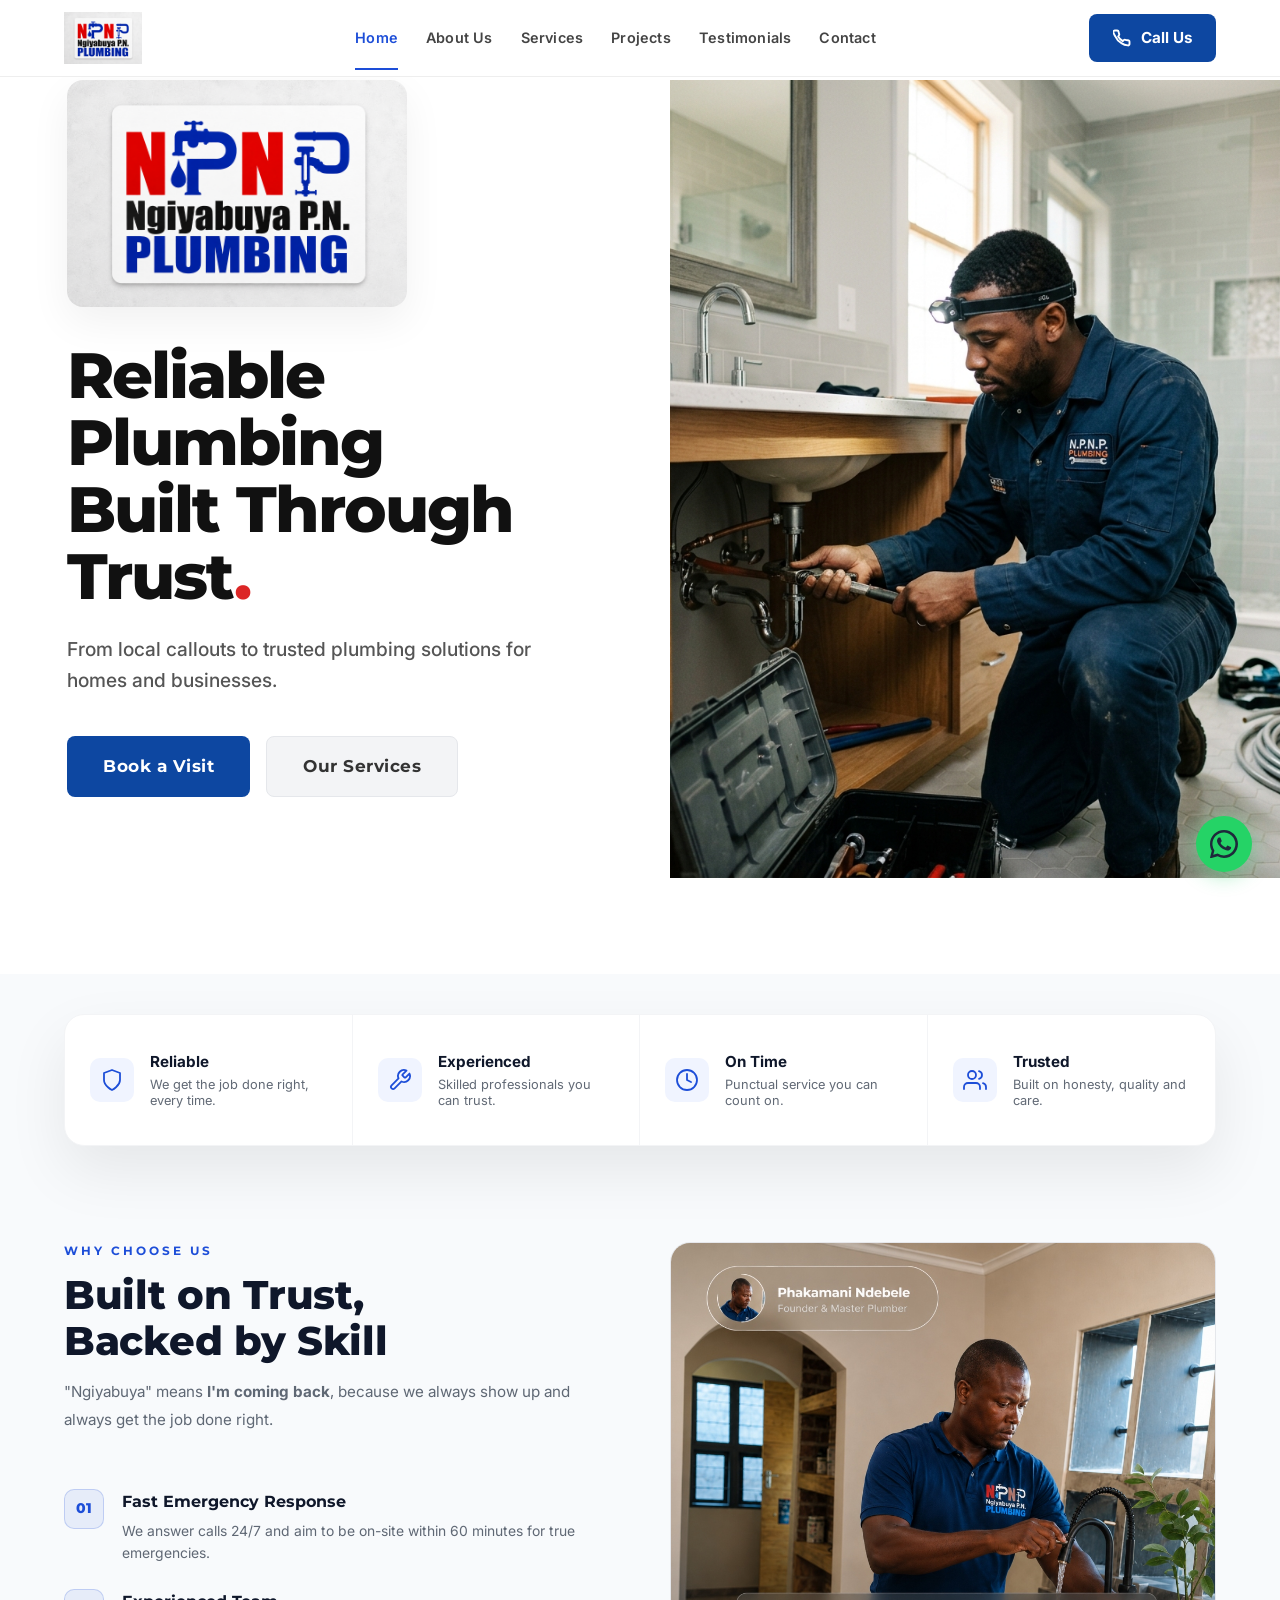
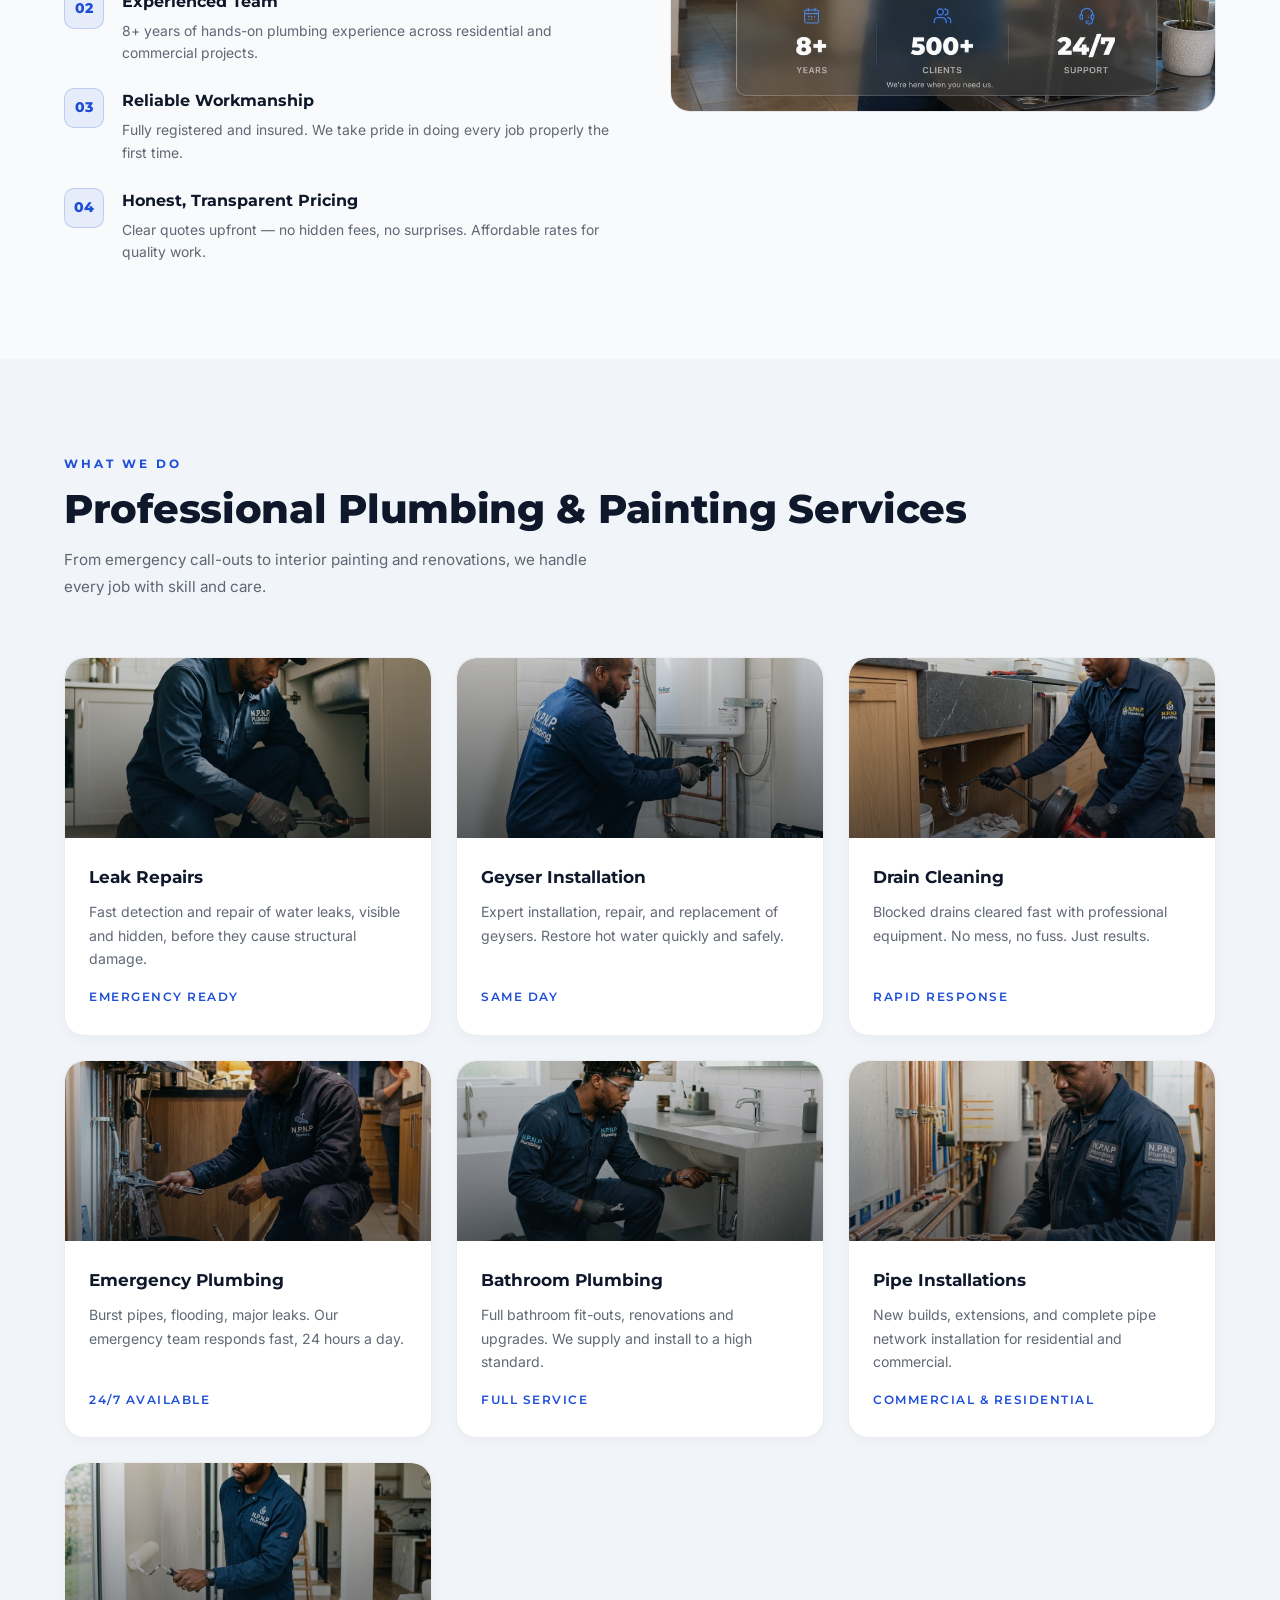
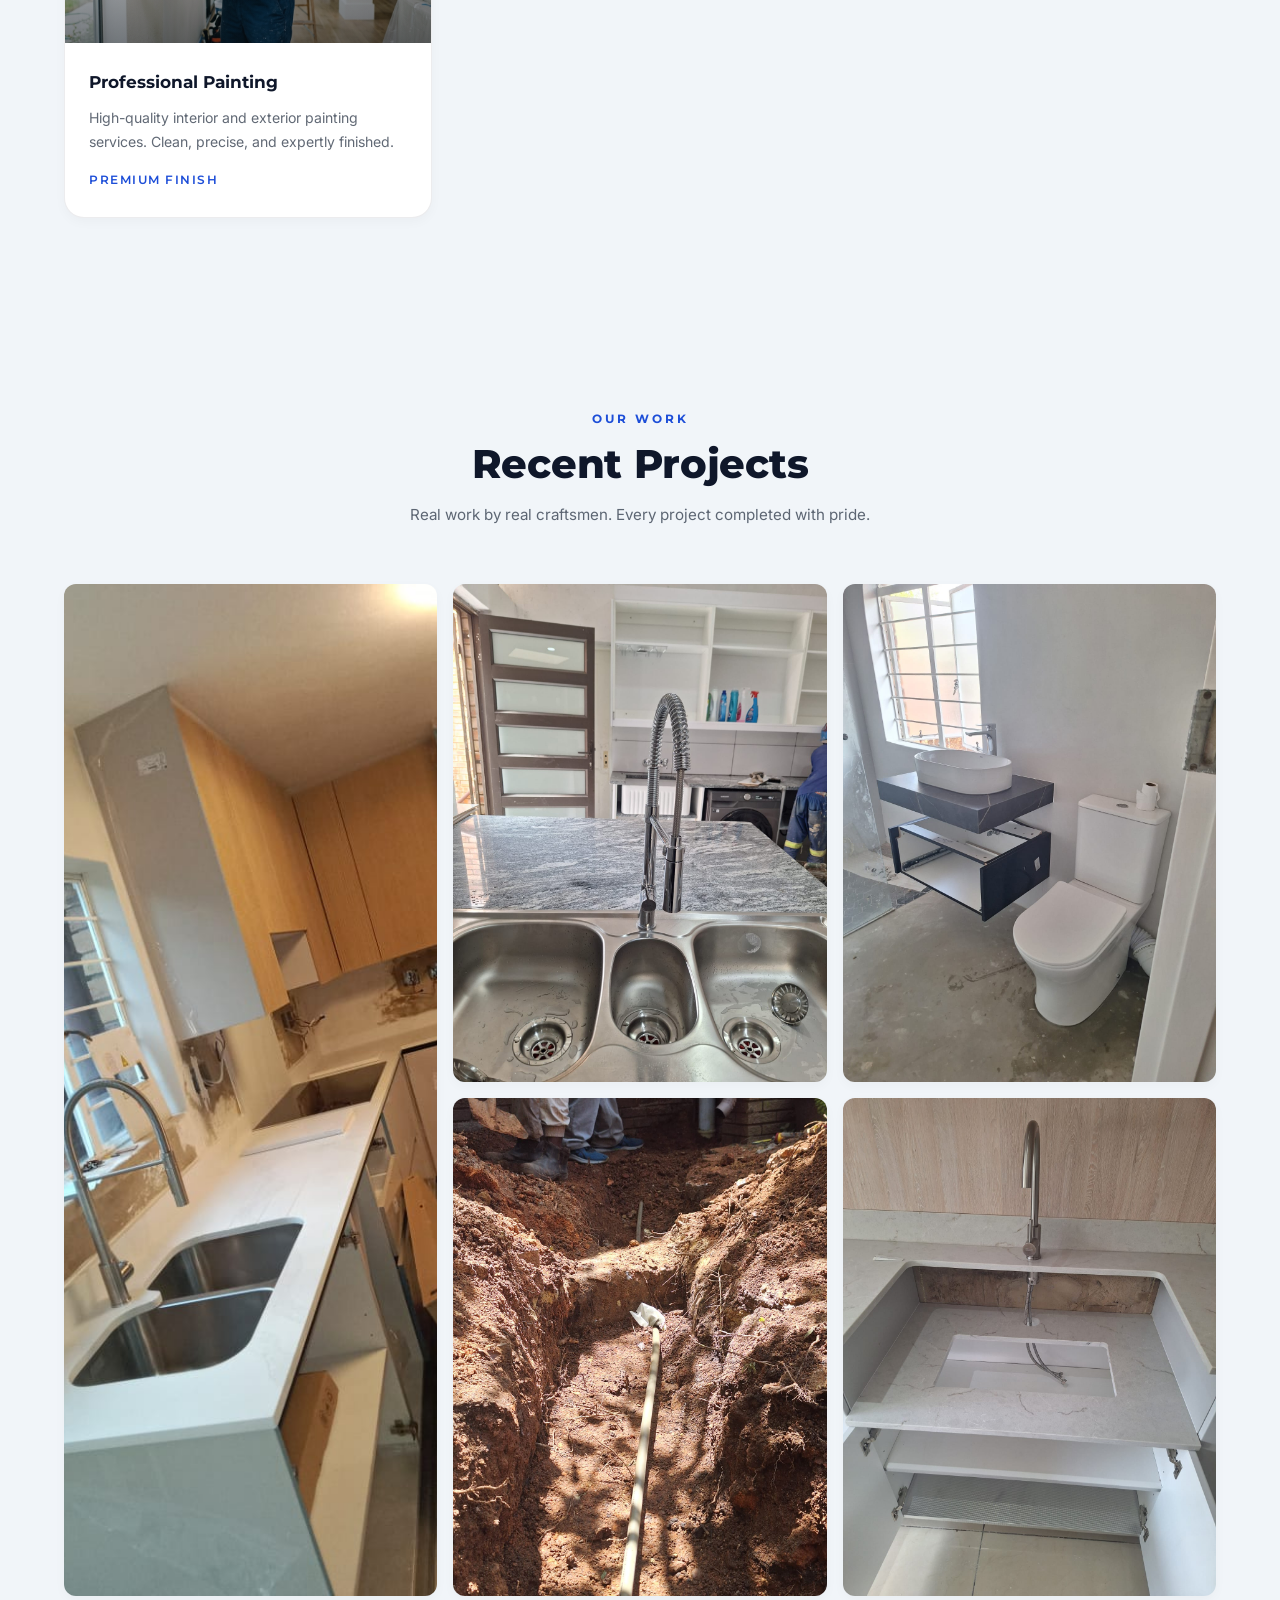
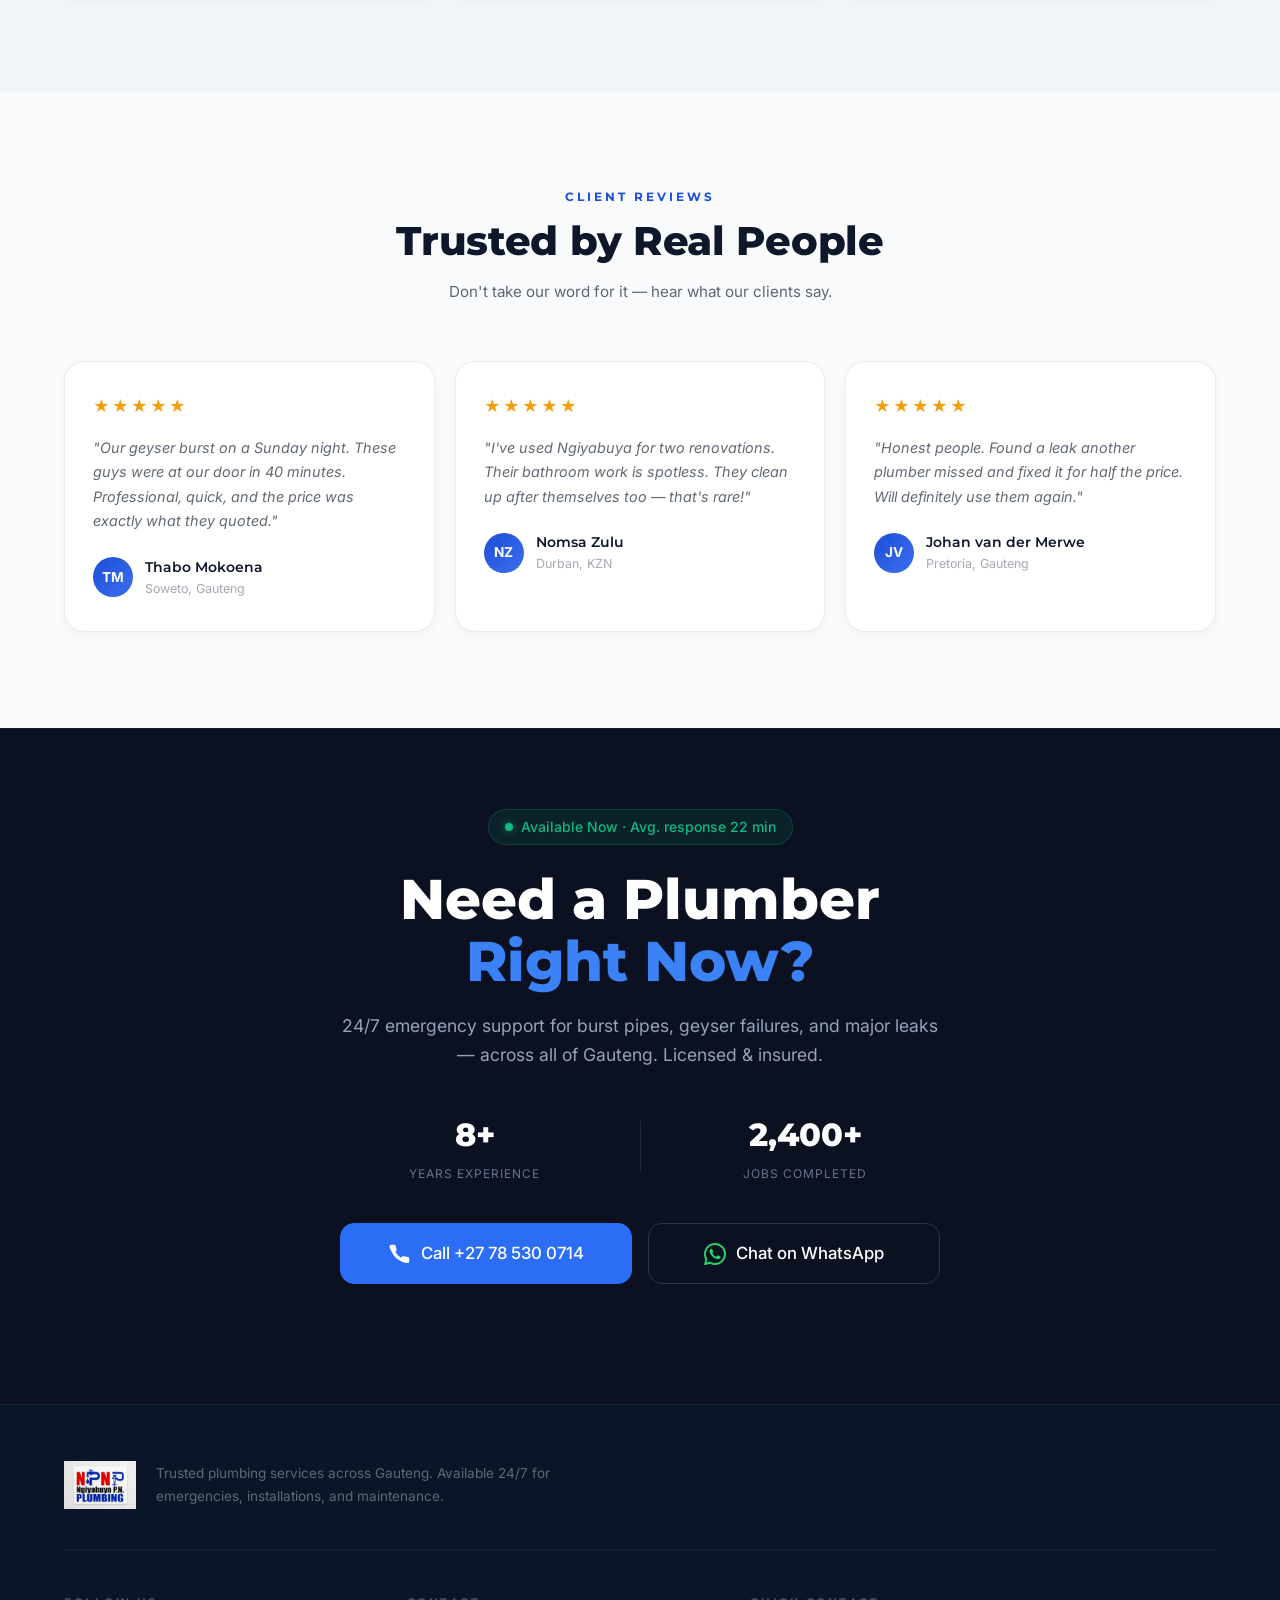
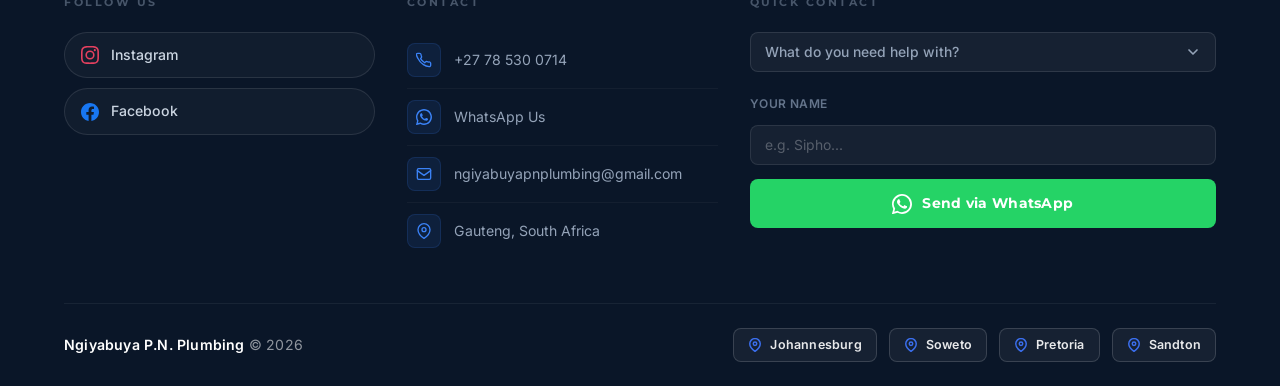
<file: index.html>
<!DOCTYPE html>
<html lang="en">
<head>
<meta charset="UTF-8">
<meta name="viewport" content="width=device-width, initial-scale=1.0">
<title>Ngiyabuya Plumbing NP | Professional Plumbing Services – South Africa</title>
<meta name="description" content="Ngiyabuya Plumbing NP – Reliable plumbing services for homes, businesses and emergencies across Gauteng, South Africa. Available 24/7.">
<link rel="preconnect" href="https://fonts.googleapis.com">
<link rel="preconnect" href="https://fonts.gstatic.com" crossorigin>
<link href="https://fonts.googleapis.com/css2?family=Montserrat:wght@400;500;600;700;800;900&family=Inter:wght@300;400;500;600;700&display=swap" rel="stylesheet">
<link rel="stylesheet" href="style.css?v=3">
</head>
<body>

<!-- NAV -->
<header id="nav">
  <div class="container nav-inner">
    <a href="#" class="nav-brand" aria-label="Ngiyabuya Plumbing NP">
      <img src="images/logo 2.png" alt="Ngiyabuya P.N. Plumbing" class="nav-logo-img">
    </a>
    <nav class="nav-links" id="navLinks" aria-label="Main navigation">
      <a href="#" class="active">Home</a>
      <a href="#about">About Us</a>
      <a href="#services">Services</a>
      <a href="#gallery">Projects</a>
      <a href="#testimonials">Testimonials</a>
      <a href="#contact">Contact</a>
    </nav>
    <div class="nav-actions">
      <a href="tel:+27785300714" class="btn-nav-call">
        <svg viewBox="0 0 24 24" fill="none" stroke="currentColor" stroke-width="2.5" stroke-linecap="round" stroke-linejoin="round"><path d="M22 16.92v3a2 2 0 01-2.18 2 19.79 19.79 0 01-8.63-3.07A19.5 19.5 0 013.07 9.81 19.79 19.79 0 01.5 4.18 2 2 0 012.5 2h3a2 2 0 012 1.72c.127.96.361 1.903.7 2.81a2 2 0 01-.45 2.11L6.91 9.91a16 16 0 006.18 6.18l1.28-1.28a2 2 0 012.11-.45c.907.339 1.85.573 2.81.7A2 2 0 0122 16.92z"/></svg>
        Call Us
      </a>
    </div>
    <button class="hamburger" id="hamburger" aria-label="Toggle menu" aria-expanded="false">
      <span></span><span></span><span></span>
    </button>
    <!-- Mobile-only availability badge -->
    <div class="nav-avail-badge" aria-label="Available now" role="status">
      <span class="nav-avail-dot">
        <span class="nav-avail-ring"></span>
      </span>
      Available now
    </div>
  </div>
</header>

<!-- HERO -->
<section id="hero">
    <div class="hero-grid">
      <div class="hero-content">
        <!-- Logo Card -->
        <div class="hero-logo-card">
          <img src="images/logo 2.png" alt="Ngiyabuya P.N. Plumbing Logo" class="hero-logo-img">
        </div>

        <h1 class="hero-h1">Reliable Plumbing<br>Built Through Trust<span style="color:var(--red)">.</span></h1>
        <p class="hero-sub">From local callouts to trusted plumbing solutions for homes and businesses.</p>
        
        <div class="hero-btns">
          <a href="#contact" class="btn btn-primary">Book a Visit</a>
          <a href="#services" class="btn btn-outline">Our Services</a>
        </div>
      </div>
      
      <div class="hero-image-wrap">
        <img src="images/hero_bg.jpg" alt="Professional Plumber at Work">
      </div>
    </div>
</section>

<!-- HIGHLIGHTS STRIP -->
<div class="features-bar">
  <div class="feature-item">
    <div class="feature-icon">
      <svg viewBox="0 0 24 24" fill="none" stroke="currentColor" stroke-width="1.8" stroke-linecap="round" stroke-linejoin="round"><path d="M12 22s8-4 8-10V5l-8-3-8 3v7c0 6 8 10 8 10z"/></svg>
    </div>
    <div class="feature-text">
      <strong>Reliable</strong>
      <span>We get the job done right, every time.</span>
    </div>
  </div>
  <div class="feature-item">
    <div class="feature-icon">
      <svg viewBox="0 0 24 24" fill="none" stroke="currentColor" stroke-width="1.8" stroke-linecap="round" stroke-linejoin="round"><path d="M14.7 6.3a1 1 0 0 0 0 1.4l1.6 1.6a1 1 0 0 0 1.4 0l3.77-3.77a6 6 0 0 1-7.94 7.94l-6.91 6.91a2.12 2.12 0 0 1-3-3l6.91-6.91a6 6 0 0 1 7.94-7.94l-3.77 3.77z"/></svg>
    </div>
    <div class="feature-text">
      <strong>Experienced</strong>
      <span>Skilled professionals you can trust.</span>
    </div>
  </div>
  <div class="feature-item">
    <div class="feature-icon">
      <svg viewBox="0 0 24 24" fill="none" stroke="currentColor" stroke-width="1.8" stroke-linecap="round" stroke-linejoin="round"><circle cx="12" cy="12" r="10"/><polyline points="12 6 12 12 16 14"/></svg>
    </div>
    <div class="feature-text">
      <strong>On Time</strong>
      <span>Punctual service you can count on.</span>
    </div>
  </div>
  <div class="feature-item">
    <div class="feature-icon">
      <svg viewBox="0 0 24 24" fill="none" stroke="currentColor" stroke-width="1.8" stroke-linecap="round" stroke-linejoin="round"><path d="M17 21v-2a4 4 0 0 0-4-4H5a4 4 0 0 0-4 4v2"/><circle cx="9" cy="7" r="4"/><path d="M23 21v-2a4 4 0 0 0-3-3.87"/><path d="M16 3.13a4 4 0 0 1 0 7.75"/></svg>
    </div>
    <div class="feature-text">
      <strong>Trusted</strong>
      <span>Built on honesty, quality and care.</span>
    </div>
  </div>
</div>

<!-- ABOUT US -->
<section id="about">
  <div class="container">
    <div class="why-grid">
      <div>
        <div class="section-head reveal">
          <span class="section-label">Why Choose Us</span>
          <h2 class="section-h2">Built on Trust,<br>Backed by Skill</h2>
          <p class="section-sub">"Ngiyabuya" means <strong>I'm coming back</strong>, because we always show up and always get the job done right.</p>
        </div>
        <div class="why-list">
          <div class="why-item reveal">
            <div class="why-num">01</div>
            <div>
              <h4>Fast Emergency Response</h4>
              <p>We answer calls 24/7 and aim to be on-site within 60 minutes for true emergencies.</p>
            </div>
          </div>
          <div class="why-item reveal">
            <div class="why-num">02</div>
            <div>
              <h4>Experienced Team</h4>
              <p>8+ years of hands-on plumbing experience across residential and commercial projects.</p>
            </div>
          </div>
          <div class="why-item reveal">
            <div class="why-num">03</div>
            <div>
              <h4>Reliable Workmanship</h4>
              <p>Fully registered and insured. We take pride in doing every job properly the first time.</p>
            </div>
          </div>
          <div class="why-item reveal">
            <div class="why-num">04</div>
            <div>
              <h4>Honest, Transparent Pricing</h4>
              <p>Clear quotes upfront — no hidden fees, no surprises. Affordable rates for quality work.</p>
            </div>
          </div>
        </div>
      </div>
      <div class="why-visual-wrap reveal">
        <div class="why-visual">
          <img src="images/owner.jpg" alt="Phakamani Ndebele, Founder of Ngiyabuya P.N. Plumbing" loading="lazy">

        </div>
      </div>
    </div>
  </div>
</section>

<!-- SERVICES -->
<section id="services">
  <div class="container">
    <div class="section-head reveal">
      <span class="section-label">What We Do</span>
      <h2 class="section-h2">Professional Plumbing & Painting Services</h2>
      <p class="section-sub">From emergency call-outs to interior painting and renovations, we handle every job with skill and care.</p>
    </div>
    <div class="services-grid">
      <div class="svc-card reveal">
        <div class="svc-img-wrap">
          <img src="images/svc_leak_repair.png" alt="Leak repair service" loading="lazy">
          <div class="svc-img-overlay"></div>
        </div>
        <div class="svc-body">
          <h3>Leak Repairs</h3>
          <p>Fast detection and repair of water leaks, visible and hidden, before they cause structural damage.</p>
          <span class="svc-tag">Emergency Ready</span>
        </div>
      </div>
      <div class="svc-card reveal">
        <div class="svc-img-wrap">
          <img src="images/svc_geyser.png" alt="Geyser installation service" loading="lazy">
          <div class="svc-img-overlay"></div>
        </div>
        <div class="svc-body">
          <h3>Geyser Installation</h3>
          <p>Expert installation, repair, and replacement of geysers. Restore hot water quickly and safely.</p>
          <span class="svc-tag">Same Day</span>
        </div>
      </div>
      <div class="svc-card reveal">
        <div class="svc-img-wrap">
          <img src="images/svc_drain_cleaning.png" alt="Drain cleaning service" loading="lazy">
          <div class="svc-img-overlay"></div>
        </div>
        <div class="svc-body">
          <h3>Drain Cleaning</h3>
          <p>Blocked drains cleared fast with professional equipment. No mess, no fuss. Just results.</p>
          <span class="svc-tag">Rapid Response</span>
        </div>
      </div>
      <div class="svc-card reveal">
        <div class="svc-img-wrap">
          <img src="images/svc_emergency.png" alt="Emergency plumbing service" loading="lazy">
          <div class="svc-img-overlay"></div>
        </div>
        <div class="svc-body">
          <h3>Emergency Plumbing</h3>
          <p>Burst pipes, flooding, major leaks. Our emergency team responds fast, 24 hours a day.</p>
          <span class="svc-tag">24/7 Available</span>
        </div>
      </div>
      <div class="svc-card reveal">
        <div class="svc-img-wrap">
          <img src="images/svc_bathroom.png" alt="Bathroom plumbing service" loading="lazy">
          <div class="svc-img-overlay"></div>
        </div>
        <div class="svc-body">
          <h3>Bathroom Plumbing</h3>
          <p>Full bathroom fit-outs, renovations and upgrades. We supply and install to a high standard.</p>
          <span class="svc-tag">Full Service</span>
        </div>
      </div>
      <div class="svc-card reveal">
        <div class="svc-img-wrap">
          <img src="images/svc_pipe_install.png" alt="Pipe installation service" loading="lazy">
          <div class="svc-img-overlay"></div>
        </div>
        <div class="svc-body">
          <h3>Pipe Installations</h3>
          <p>New builds, extensions, and complete pipe network installation for residential and commercial.</p>
          <span class="svc-tag">Commercial &amp; Residential</span>
        </div>
      </div>
      <div class="svc-card reveal">
        <div class="svc-img-wrap">
          <img src="images/svc_painting.png" alt="Professional painting service" loading="lazy">
          <div class="svc-img-overlay"></div>
        </div>
        <div class="svc-body">
          <h3>Professional Painting</h3>
          <p>High-quality interior and exterior painting services. Clean, precise, and expertly finished.</p>
          <span class="svc-tag">Premium Finish</span>
        </div>
      </div>
    </div>
  </div>
</section>

<!-- GALLERY -->
<section id="gallery">
  <div class="container">
    <div class="section-head center reveal">
      <span class="section-label">Our Work</span>
      <h2 class="section-h2">Recent Projects</h2>
      <p class="section-sub">Real work by real craftsmen. Every project completed with pride.</p>
    </div>
    <div class="gallery-grid">
      <div class="gal-item reveal">
        <img src="images/5a7c386c-adfd-4cc5-a0ab-cb402a716f01.jpg" alt="Kitchen plumbing installation" loading="lazy">
        <div class="gal-overlay"><span class="gal-tag">Kitchen Renovation</span></div>
      </div>
      <div class="gal-item reveal">
        <img src="images/1b04579f-c64a-4e14-8bad-92301ec5db1b.jpg" alt="Sink installation" loading="lazy">
        <div class="gal-overlay"><span class="gal-tag">Sink Installation</span></div>
      </div>
      <div class="gal-item reveal">
        <img src="images/faeebe61-7ba1-49cb-b7ff-b1aa12c63ebe.jpg" alt="Bathroom fit-out" loading="lazy">
        <div class="gal-overlay"><span class="gal-tag">Bathroom Fit-out</span></div>
      </div>
      <div class="gal-item reveal">
        <img src="images/211e26cd-be1f-4ae3-a43d-053e7b42823b.jpg" alt="Emergency pipe repair" loading="lazy">
        <div class="gal-overlay"><span class="gal-tag">Pipe Repair</span></div>
      </div>
      <div class="gal-item reveal">
        <img src="images/9044e66b-6c07-4a88-ae81-54b4db0fe858.jpg" alt="Leak detection" loading="lazy">
        <div class="gal-overlay"><span class="gal-tag">Leak Detection</span></div>
      </div>
    </div>
  </div>
</section>

<!-- TESTIMONIALS -->
<section id="testimonials">
  <div class="container">
    <div class="section-head center reveal">
      <span class="section-label">Client Reviews</span>
      <h2 class="section-h2">Trusted by Real People</h2>
      <p class="section-sub">Don't take our word for it — hear what our clients say.</p>
    </div>
    <div class="reviews-grid">
      <div class="review-card reveal">
        <div class="review-stars">★★★★★</div>
        <blockquote>"Our geyser burst on a Sunday night. These guys were at our door in 40 minutes. Professional, quick, and the price was exactly what they quoted."</blockquote>
        <div class="review-author">
          <div class="review-avatar">TM</div>
          <div><div class="review-name">Thabo Mokoena</div><div class="review-loc">Soweto, Gauteng</div></div>
        </div>
      </div>
      <div class="review-card reveal">
        <div class="review-stars">★★★★★</div>
        <blockquote>"I've used Ngiyabuya for two renovations. Their bathroom work is spotless. They clean up after themselves too — that's rare!"</blockquote>
        <div class="review-author">
          <div class="review-avatar">NZ</div>
          <div><div class="review-name">Nomsa Zulu</div><div class="review-loc">Durban, KZN</div></div>
        </div>
      </div>
      <div class="review-card reveal">
        <div class="review-stars">★★★★★</div>
        <blockquote>"Honest people. Found a leak another plumber missed and fixed it for half the price. Will definitely use them again."</blockquote>
        <div class="review-author">
          <div class="review-avatar">JV</div>
          <div><div class="review-name">Johan van der Merwe</div><div class="review-loc">Pretoria, Gauteng</div></div>
        </div>
      </div>
    </div>
  </div>
</section>


<!-- EMERGENCY CTA -->
<section id="emergency">
  <div class="container">
    <div class="emer-inner reveal">
      
      <div class="emer-status-pill">
        <span class="status-dot"></span> Available Now &middot; Avg. response 22 min
      </div>

      <h2 class="emer-h2">Need a Plumber<br><span class="highlight-blue">Right Now?</span></h2>
      
      <p class="emer-sub">24/7 emergency support for burst pipes, geyser failures, and major leaks<br>&mdash; across all of Gauteng. Licensed &amp; insured.</p>
      
      <div class="emer-stats">
        <div class="emer-stat-item">
          <strong>8+</strong>
          <span>YEARS EXPERIENCE</span>
        </div>
        <div class="emer-stat-divider"></div>
        <div class="emer-stat-item">
          <strong>2,400+</strong>
          <span>JOBS COMPLETED</span>
        </div>
      </div>

      <div class="emer-btns-wrap">
        <a href="tel:+27785300714" class="emer-action-btn emer-action-blue">
          <svg viewBox="0 0 24 24" fill="currentColor" width="22" height="22"><path d="M22 16.92v3a2 2 0 01-2.18 2 19.79 19.79 0 01-8.63-3.07A19.5 19.5 0 013.07 9.81 19.79 19.79 0 01.5 4.18 2 2 0 012.5 2h3a2 2 0 012 1.72c.127.96.361 1.903.7 2.81a2 2 0 01-.45 2.11L6.91 9.91a16 16 0 006.18 6.18l1.28-1.28a2 2 0 012.11-.45c.907.339 1.85.573 2.81.7A2 2 0 0122 16.92z"/></svg>
          Call +27 78 530 0714
        </a>
        <a href="https://wa.me/27785300714" class="emer-action-btn emer-action-outline">
          <svg viewBox="0 0 24 24" fill="currentColor" width="22" height="22" class="wa-icon"><path d="M17.472 14.382c-.297-.149-1.758-.867-2.03-.967-.273-.099-.471-.148-.67.15-.197.297-.767.966-.94 1.164-.173.199-.347.223-.644.075-.297-.15-1.255-.463-2.39-1.475-.883-.788-1.48-1.761-1.653-2.059-.173-.297-.018-.458.13-.606.134-.133.298-.347.446-.52.149-.174.198-.298.298-.497.099-.198.05-.371-.025-.52-.075-.149-.669-1.612-.916-2.207-.242-.579-.487-.5-.669-.51-.173-.008-.371-.01-.57-.01-.198 0-.52.074-.792.372-.272.297-1.04 1.016-1.04 2.479 0 1.462 1.065 2.875 1.213 3.074.149.198 2.096 3.2 5.077 4.487.709.306 1.262.489 1.694.625.712.227 1.36.195 1.871.118.571-.085 1.758-.719 2.006-1.413.248-.694.248-1.289.173-1.413-.074-.124-.272-.198-.57-.347z"/><path d="M12 0C5.373 0 0 5.373 0 12c0 2.127.558 4.126 1.534 5.858L.057 23.516a.5.5 0 00.611.637l5.938-1.56A11.945 11.945 0 0012 24c6.627 0 12-5.373 12-12S18.627 0 12 0zm0 21.818a9.818 9.818 0 01-5.064-1.405l-.364-.217-3.767.988.988-3.646-.237-.376A9.818 9.818 0 1112 21.818z"/></svg>
          Chat on WhatsApp
        </a>
      </div>

    </div>
  </div>
</section>

<!-- FOOTER / CONTACT -->
<footer id="contact">
  <div class="container">

    <!-- Logo + tagline header row -->
    <div class="footer-top-bar">
      <img src="images/logo 2.png" alt="Ngiyabuya Plumbing Logo" class="footer-logo-img">
      <p class="footer-tagline">Trusted plumbing services across Gauteng. Available 24/7 for emergencies, installations, and maintenance.</p>
    </div>

    <!-- 3-column grid -->
    <div class="footer-contact-grid">

      <!-- Col 1: Follow Us -->
      <div class="fc-col">
        <h4 class="fc-heading">Follow Us</h4>
        <div class="fc-social-list">
          <a href="https://www.instagram.com/ngiyabuyapn?igsh=cmloc3hxYWRrYjd6&amp;utm_source=ig_contact_invite"
             class="fc-social-btn fc-ig" aria-label="Instagram" target="_blank" rel="noopener">
            <svg viewBox="0 0 24 24" fill="currentColor" width="18" height="18"><path d="M12 2.163c3.204 0 3.584.012 4.85.07 3.252.148 4.771 1.691 4.919 4.919.058 1.265.069 1.645.069 4.849 0 3.205-.012 3.584-.069 4.849-.149 3.225-1.664 4.771-4.919 4.919-1.266.058-1.644.07-4.85.07-3.204 0-3.584-.012-4.849-.07-3.26-.149-4.771-1.699-4.919-4.92-.058-1.265-.07-1.644-.07-4.849 0-3.204.013-3.583.07-4.849.149-3.227 1.664-4.771 4.919-4.919 1.266-.057 1.645-.069 4.849-.069zm0-2.163c-3.259 0-3.667.014-4.947.072-4.358.2-6.78 2.618-6.98 6.98-.059 1.281-.073 1.689-.073 4.948 0 3.259.014 3.668.072 4.948.2 4.358 2.618 6.78 6.98 6.98 1.281.058 1.689.072 4.948.072 3.259 0 3.668-.014 4.948-.072 4.354-.2 6.782-2.618 6.979-6.98.059-1.28.073-1.689.073-4.948 0-3.259-.014-3.667-.072-4.947-.196-4.354-2.617-6.78-6.979-6.98-1.281-.059-1.69-.073-4.949-.073zm0 5.838a6.162 6.162 0 100 12.324 6.162 6.162 0 000-12.324zM12 16a4 4 0 110-8 4 4 0 010 8zm6.406-11.845a1.44 1.44 0 100 2.881 1.44 1.44 0 000-2.881z"/></svg>
            Instagram
          </a>
          <a href="https://www.facebook.com/ngiyabuyapn.plumbing"
             class="fc-social-btn fc-fb" aria-label="Facebook" target="_blank" rel="noopener">
            <svg viewBox="0 0 24 24" fill="currentColor" width="18" height="18"><path d="M24 12.073C24 5.405 18.627 0 12 0S0 5.405 0 12.073c0 6.024 4.388 11.016 10.125 11.927v-8.437H7.078v-3.49h3.047V9.43c0-3.007 1.792-4.669 4.533-4.669 1.312 0 2.686.235 2.686.235v2.953H15.83c-1.491 0-1.956.925-1.956 1.874v2.25h3.328l-.532 3.49h-2.796v8.437C19.612 23.089 24 18.097 24 12.073z"/></svg>
            Facebook
          </a>

        </div>
      </div>

      <!-- Col 2: Contact -->
      <div class="fc-col">
        <h4 class="fc-heading">Contact</h4>
        <div class="fc-contact-list">
          <a href="tel:+27785300714" class="fc-contact-row">
            <span class="fc-icon-box">
              <svg viewBox="0 0 24 24" fill="none" stroke="currentColor" stroke-width="2"
                   stroke-linecap="round" stroke-linejoin="round" width="16" height="16">
                <path d="M22 16.92v3a2 2 0 01-2.18 2 19.79 19.79 0 01-8.63-3.07A19.5 19.5 0 013.07 9.81 19.79 19.79 0 01.5 4.18 2 2 0 012.5 2h3a2 2 0 012 1.72c.127.96.361 1.903.7 2.81a2 2 0 01-.45 2.11L6.91 9.91a16 16 0 006.18 6.18l1.28-1.28a2 2 0 012.11-.45c.907.339 1.85.573 2.81.7A2 2 0 0122 16.92z"/>
              </svg>
            </span>
            <span class="fc-contact-text">+27 78 530 0714</span>
          </a>
          <a href="https://wa.me/27785300714" class="fc-contact-row" target="_blank" rel="noopener">
            <span class="fc-icon-box">
              <svg viewBox="0 0 24 24" fill="currentColor" width="16" height="16">
                <path d="M17.472 14.382c-.297-.149-1.758-.867-2.03-.967-.273-.099-.471-.148-.67.15-.197.297-.767.966-.94 1.164-.173.199-.347.223-.644.075-.297-.15-1.255-.463-2.39-1.475-.883-.788-1.48-1.761-1.653-2.059-.173-.297-.018-.458.13-.606.134-.133.298-.347.446-.52.149-.174.198-.298.298-.497.099-.198.05-.371-.025-.52-.075-.149-.669-1.612-.916-2.207-.242-.579-.487-.5-.669-.51-.173-.008-.371-.01-.57-.01-.198 0-.52.074-.792.372-.272.297-1.04 1.016-1.04 2.479 0 1.462 1.065 2.875 1.213 3.074.149.198 2.096 3.2 5.077 4.487.709.306 1.262.489 1.694.625.712.227 1.36.195 1.871.118.571-.085 1.758-.719 2.006-1.413.248-.694.248-1.289.173-1.413-.074-.124-.272-.198-.57-.347z"/>
                <path d="M12 0C5.373 0 0 5.373 0 12c0 2.127.558 4.126 1.534 5.858L.057 23.516a.5.5 0 00.611.637l5.938-1.56A11.945 11.945 0 0012 24c6.627 0 12-5.373 12-12S18.627 0 12 0zm0 21.818a9.818 9.818 0 01-5.064-1.405l-.364-.217-3.767.988.988-3.646-.237-.376A9.818 9.818 0 1112 21.818z"/>
              </svg>
            </span>
            <span class="fc-contact-text">WhatsApp Us</span>
          </a>
          <a href="mailto:ngiyabuyapnplumbing@gmail.com" class="fc-contact-row">
            <span class="fc-icon-box">
              <svg viewBox="0 0 24 24" fill="none" stroke="currentColor" stroke-width="2"
                   stroke-linecap="round" stroke-linejoin="round" width="16" height="16">
                <rect x="2" y="4" width="20" height="16" rx="2"/>
                <path d="M2 7l10 7 10-7"/>
              </svg>
            </span>
            <span class="fc-contact-text">ngiyabuyapnplumbing@gmail.com</span>
          </a>
          <div class="fc-contact-row" style="cursor:default">
            <span class="fc-icon-box">
              <svg viewBox="0 0 24 24" fill="none" stroke="currentColor" stroke-width="2"
                   stroke-linecap="round" stroke-linejoin="round" width="16" height="16">
                <path d="M21 10c0 7-9 13-9 13s-9-6-9-13a9 9 0 0118 0z"/>
                <circle cx="12" cy="10" r="3"/>
              </svg>
            </span>
            <span class="fc-contact-text">Gauteng, South Africa</span>
          </div>
        </div>
      </div>

      <!-- Col 3: WhatsApp Quick Contact -->
      <div class="fc-col fc-form-col">
        <h4 class="fc-heading">Quick Contact</h4>
        <div class="fc-wa-form" id="waForm">

          <!-- Service scroll list — collapsible -->
          <button type="button" class="fc-service-toggle" id="serviceToggle" aria-expanded="false" aria-controls="problemGroup">
            <span class="fc-service-toggle-label">What do you need help with?</span>
            <svg class="fc-toggle-arrow" viewBox="0 0 24 24" fill="none" stroke="currentColor" stroke-width="2.5" stroke-linecap="round" stroke-linejoin="round" width="16" height="16"><polyline points="6 9 12 15 18 9"/></svg>
          </button>
          <div class="fc-service-scroll fc-service-scroll--hidden" id="problemGroup">
            <button type="button" class="fc-service-item" data-value="Leak Repairs">Leak Repairs</button>
            <button type="button" class="fc-service-item" data-value="Geyser Installation">Geyser Installation</button>
            <button type="button" class="fc-service-item" data-value="Drain Cleaning">Drain Cleaning</button>
            <button type="button" class="fc-service-item" data-value="Emergency Plumbing">Emergency Plumbing</button>
            <button type="button" class="fc-service-item" data-value="Bathroom Plumbing">Bathroom Plumbing</button>
            <button type="button" class="fc-service-item" data-value="Pipe Installations">Pipe Installations</button>
            <button type="button" class="fc-service-item" data-value="Professional Painting">Professional Painting</button>
          </div>



          <!-- Client name -->
          <p class="fc-form-label">Your name</p>
          <input type="text" id="waName" class="fc-wa-input" placeholder="e.g. Sipho..." aria-label="Your name">

          <!-- Send button -->
          <a id="waSendBtn" href="#" target="_blank" rel="noopener" class="fc-wa-btn" aria-label="Send via WhatsApp">
            <svg viewBox="0 0 24 24" fill="currentColor" width="20" height="20"><path d="M17.472 14.382c-.297-.149-1.758-.867-2.03-.967-.273-.099-.471-.148-.67.15-.197.297-.767.966-.94 1.164-.173.199-.347.223-.644.075-.297-.15-1.255-.463-2.39-1.475-.883-.788-1.48-1.761-1.653-2.059-.173-.297-.018-.458.13-.606.134-.133.298-.347.446-.52.149-.174.198-.298.298-.497.099-.198.05-.371-.025-.52-.075-.149-.669-1.612-.916-2.207-.242-.579-.487-.5-.669-.51-.173-.008-.371-.01-.57-.01-.198 0-.52.074-.792.372-.272.297-1.04 1.016-1.04 2.479 0 1.462 1.065 2.875 1.213 3.074.149.198 2.096 3.2 5.077 4.487.709.306 1.262.489 1.694.625.712.227 1.36.195 1.871.118.571-.085 1.758-.719 2.006-1.413.248-.694.248-1.289.173-1.413-.074-.124-.272-.198-.57-.347z"/><path d="M12 0C5.373 0 0 5.373 0 12c0 2.127.558 4.126 1.534 5.858L.057 23.516a.5.5 0 00.611.637l5.938-1.56A11.945 11.945 0 0012 24c6.627 0 12-5.373 12-12S18.627 0 12 0zm0 21.818a9.818 9.818 0 01-5.064-1.405l-.364-.217-3.767.988.988-3.646-.237-.376A9.818 9.818 0 1112 21.818z"/></svg>
            Send via WhatsApp
          </a>

        </div>
      </div>

    </div><!-- /.footer-contact-grid -->

    <div class="footer-bottom">
      <span class="footer-copyright"><strong>Ngiyabuya P.N. Plumbing</strong> &copy; 2026</span>
      <div class="footer-bottom-areas">
        <span>
          <svg viewBox="0 0 24 24" fill="none" stroke="currentColor" stroke-width="2.5" stroke-linecap="round" stroke-linejoin="round" class="loc-icon"><path d="M21 10c0 7-9 13-9 13s-9-6-9-13a9 9 0 0 1 18 0z"></path><circle cx="12" cy="10" r="3"></circle></svg>
          Johannesburg
        </span>
        <span>
          <svg viewBox="0 0 24 24" fill="none" stroke="currentColor" stroke-width="2.5" stroke-linecap="round" stroke-linejoin="round" class="loc-icon"><path d="M21 10c0 7-9 13-9 13s-9-6-9-13a9 9 0 0 1 18 0z"></path><circle cx="12" cy="10" r="3"></circle></svg>
          Soweto
        </span>
        <span>
          <svg viewBox="0 0 24 24" fill="none" stroke="currentColor" stroke-width="2.5" stroke-linecap="round" stroke-linejoin="round" class="loc-icon"><path d="M21 10c0 7-9 13-9 13s-9-6-9-13a9 9 0 0 1 18 0z"></path><circle cx="12" cy="10" r="3"></circle></svg>
          Pretoria
        </span>
        <span>
          <svg viewBox="0 0 24 24" fill="none" stroke="currentColor" stroke-width="2.5" stroke-linecap="round" stroke-linejoin="round" class="loc-icon"><path d="M21 10c0 7-9 13-9 13s-9-6-9-13a9 9 0 0 1 18 0z"></path><circle cx="12" cy="10" r="3"></circle></svg>
          Sandton
        </span>
      </div>
    </div>
  </div>
</footer>

<!-- WhatsApp FAB -->
<a href="https://wa.me/27785300714" class="wa-fab" aria-label="Chat on WhatsApp">
  <svg viewBox="0 0 24 24" fill="currentColor" width="28" height="28"><path d="M17.472 14.382c-.297-.149-1.758-.867-2.03-.967-.273-.099-.471-.148-.67.15-.197.297-.767.966-.94 1.164-.173.199-.347.223-.644.075-.297-.15-1.255-.463-2.39-1.475-.883-.788-1.48-1.761-1.653-2.059-.173-.297-.018-.458.13-.606.134-.133.298-.347.446-.52.149-.174.198-.298.298-.497.099-.198.05-.371-.025-.52-.075-.149-.669-1.612-.916-2.207-.242-.579-.487-.5-.669-.51-.173-.008-.371-.01-.57-.01-.198 0-.52.074-.792.372-.272.297-1.04 1.016-1.04 2.479 0 1.462 1.065 2.875 1.213 3.074.149.198 2.096 3.2 5.077 4.487.709.306 1.262.489 1.694.625.712.227 1.36.195 1.871.118.571-.085 1.758-.719 2.006-1.413.248-.694.248-1.289.173-1.413-.074-.124-.272-.198-.57-.347z"/><path d="M12 0C5.373 0 0 5.373 0 12c0 2.127.558 4.126 1.534 5.858L.057 23.516a.5.5 0 00.611.637l5.938-1.56A11.945 11.945 0 0012 24c6.627 0 12-5.373 12-12S18.627 0 12 0zm0 21.818a9.818 9.818 0 01-5.064-1.405l-.364-.217-3.767.988.988-3.646-.237-.376A9.818 9.818 0 1112 21.818z"/></svg>
</a>

<script src="app.js"></script>
</body>
</html>
</file>
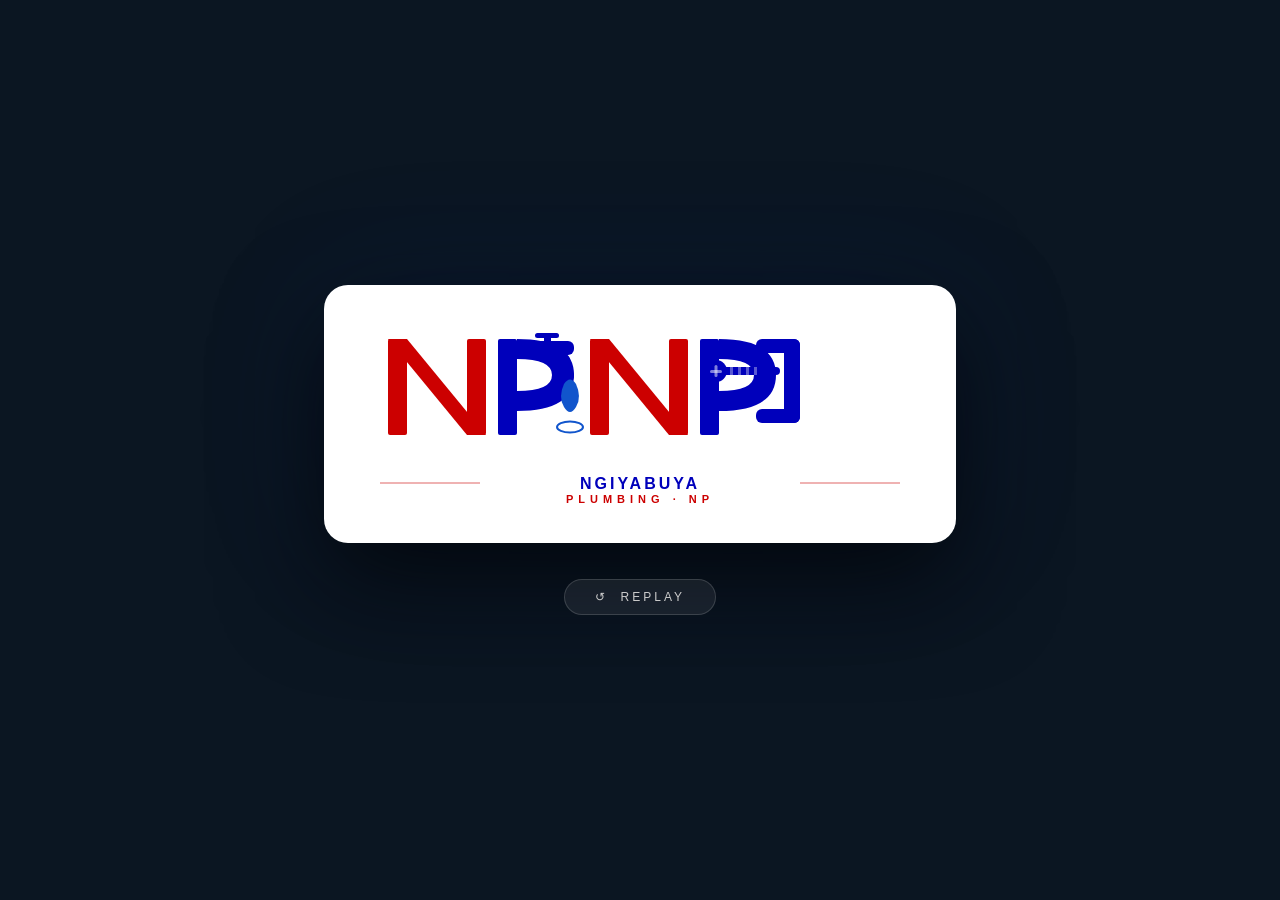
<file: logo-animated.html>
<!DOCTYPE html>
<html lang="en">
<head>
<meta charset="UTF-8">
<meta name="viewport" content="width=device-width, initial-scale=1">
<title>Ngiyabuya Plumbing NP – Animated Logo</title>
<style>
  *, *::before, *::after { margin:0; padding:0; box-sizing:border-box; }

  body {
    background: #0b1622;
    min-height: 100vh;
    display: flex;
    flex-direction: column;
    align-items: center;
    justify-content: center;
    gap: 36px;
    font-family: Arial, sans-serif;
  }

  .card {
    background: #ffffff;
    border-radius: 24px;
    padding: 44px 56px 38px;
    box-shadow:
      0 2px 0 rgba(255,255,255,0.06) inset,
      0 40px 100px rgba(0,0,0,0.7),
      0 0 140px rgba(0,60,180,0.12);
    display: flex;
    flex-direction: column;
    align-items: center;
    gap: 10px;
  }

  /* ─────────── GLOBAL ANIMATION TIMING ─────────── */

  /* Entrance: each letter slides/drops in */
  .ltr-N1 { animation: slideL .6s cubic-bezier(.34,1.56,.64,1) .0s both; }
  .ltr-P1 { animation: dropD .6s cubic-bezier(.34,1.56,.64,1) .18s both; }
  .ltr-N2 { animation: slideR .6s cubic-bezier(.34,1.56,.64,1) .36s both; }
  .ltr-P2 { animation: dropD .6s cubic-bezier(.34,1.56,.64,1) .54s both; }

  @keyframes slideL {
    from { opacity:0; transform:translateX(-50px); }
    to   { opacity:1; transform:translateX(0); }
  }
  @keyframes slideR {
    from { opacity:0; transform:translateX(50px); }
    to   { opacity:1; transform:translateX(0); }
  }
  @keyframes dropD {
    from { opacity:0; transform:translateY(-44px) scale(.7); }
    to   { opacity:1; transform:translateY(0) scale(1); }
  }

  /* Tap body appears with a bounce */
  .tap-body {
    animation: popIn .5s cubic-bezier(.34,1.56,.64,1) .9s both;
    transform-box: fill-box;
    transform-origin: center bottom;
  }
  @keyframes popIn {
    from { opacity:0; transform:scale(.2) rotate(-15deg); }
    to   { opacity:1; transform:scale(1) rotate(0deg); }
  }

  /* Tap handle wiggles as if turning on the tap */
  .tap-handle {
    animation: handleWiggle 2.4s ease-in-out 1.8s infinite;
    transform-box: fill-box;
    transform-origin: 50% 100%;
  }
  @keyframes handleWiggle {
    0%,100% { transform:rotate(0deg); }
    18%     { transform:rotate(-14deg); }
    38%     { transform:rotate(8deg); }
    58%     { transform:rotate(-5deg); }
    76%     { transform:rotate(2deg); }
    90%     { transform:rotate(-1deg); }
  }

  /* Water drop: falls from nozzle then vanishes */
  .drop {
    animation: drip 2s ease-in 1.4s infinite;
    transform-box: fill-box;
    transform-origin: 50% 0%;
  }
  @keyframes drip {
    0%   { opacity:0; transform:translateY(-6px) scaleY(.4) scaleX(.4); }
    12%  { opacity:1; transform:translateY(0)    scaleY(1)  scaleX(1); }
    78%  { opacity:1; transform:translateY(32px) scaleY(1)  scaleX(1); }
    96%  { opacity:0; transform:translateY(40px) scaleY(.5) scaleX(.5); }
    100% { opacity:0; transform:translateY(-6px) scaleY(.4) scaleX(.4); }
  }

  /* Ripple ring when drop hits */
  .ripple {
    animation: ripple 2s ease-out 1.4s infinite;
    transform-box: fill-box;
    transform-origin: 50% 50%;
  }
  @keyframes ripple {
    0%,75% { opacity:0; transform:scale(.1); }
    84%    { opacity:1; transform:scale(1); }
    100%   { opacity:0; transform:scale(2.6); }
  }

  /* Screw bolt rotates continuously */
  .screw-bolt {
    animation: boltSpin 3s linear 1.6s infinite;
    transform-box: fill-box;
    transform-origin: 50% 50%;
  }
  @keyframes boltSpin {
    from { transform:rotate(0deg); }
    to   { transform:rotate(360deg); }
  }

  /* Screw clamp jaw tightens */
  .clamp-jaw {
    animation: jawClose 3s ease-in-out 1.6s infinite;
    transform-box: fill-box;
    transform-origin: 50% 100%;
  }
  @keyframes jawClose {
    0%,100% { transform:translateY(0); }
    45%     { transform:translateY(-4px); }
    55%     { transform:translateY(-4px); }
  }

  /* Screw body entrance */
  .screw-body {
    animation: popIn .5s cubic-bezier(.34,1.56,.64,1) 1.1s both;
    transform-box: fill-box;
    transform-origin: center;
  }

  /* Subtitle / company name */
  .sub-text {
    animation: fadeUp .8s ease 1.7s both;
  }
  @keyframes fadeUp {
    from { opacity:0; transform:translateY(10px); }
    to   { opacity:1; transform:translateY(0); }
  }

  /* Replay button */
  .replay {
    background: rgba(255,255,255,.07);
    border: 1px solid rgba(255,255,255,.15);
    color: #ccc;
    padding: 10px 30px;
    border-radius: 50px;
    font-size: 12px;
    letter-spacing: 3px;
    text-transform: uppercase;
    cursor: pointer;
    transition: .25s;
  }
  .replay:hover {
    background: rgba(255,255,255,.14);
    color: #fff;
    transform: translateY(-2px);
    box-shadow: 0 8px 24px rgba(0,0,0,.4);
  }
</style>
</head>
<body>

<div class="card">

  <!-- ══════════════════════════════════════════
       SVG LOGO  —  N · P(tap) · N · P(screw)
       viewBox: 0 0 520 130
  ══════════════════════════════════════════ -->
  <svg id="logo" xmlns="http://www.w3.org/2000/svg"
       viewBox="0 0 520 130" width="520" height="130">

    <!-- ────── N  (red, left) ────── -->
    <g class="ltr-N1">
      <rect x="8"  y="10" width="19" height="96" rx="2" fill="#CC0000"/>
      <rect x="87" y="10" width="19" height="96" rx="2" fill="#CC0000"/>
      <!-- diagonal -->
      <polygon points="8,10 27,10 106,106 87,106" fill="#CC0000"/>
    </g>

    <!-- ────── P  (blue, with dripping tap) ────── -->
    <g class="ltr-P1">
      <!-- P vertical stem -->
      <rect x="118" y="10" width="19" height="96" rx="2" fill="#0000BB"/>
      <!-- P bowl -->
      <path d="M137,10 Q194,10 194,46 Q194,82 137,82 L137,62
               Q172,62 172,46 Q172,30 137,30 Z" fill="#0000BB"/>
    </g>

    <!-- TAP (sits at top of P bowl) -->
    <g class="tap-body">
      <!-- Tap housing bar -->
      <rect x="140" y="12" width="54" height="14" rx="6" fill="#0000BB"/>
      <!-- Tap spout neck -->
      <rect x="178" y="26" width="12" height="18" rx="5" fill="#0000BB"/>
      <!-- Nozzle tip -->
      <rect x="174" y="42" width="20" height="9"  rx="4" fill="#0000BB"/>
      <!-- Handle (wiggles) -->
      <g class="tap-handle">
        <rect x="155" y="4"  width="24" height="5"  rx="2.5" fill="#0000BB"/>
        <rect x="164" y="4"  width="7"  height="14" rx="3"   fill="#0000BB"/>
      </g>
    </g>

    <!-- Water drop (drips from nozzle bottom) -->
    <g class="drop">
      <!--  teardrop: pointed top, rounded bottom  -->
      <path d="M184,55 Q178,68 184,78 Q190,88 196,78 Q202,68 196,55 Q190,46 184,55 Z"
            fill="#1155CC"/>
    </g>
    <!-- Ripple at drop landing -->
    <ellipse class="ripple" cx="190" cy="98" rx="13" ry="5.5"
             fill="none" stroke="#1155CC" stroke-width="2"/>

    <!-- ────── N  (red, right) ────── -->
    <g class="ltr-N2">
      <rect x="210" y="10" width="19" height="96" rx="2" fill="#CC0000"/>
      <rect x="289" y="10" width="19" height="96" rx="2" fill="#CC0000"/>
      <polygon points="210,10 229,10 308,106 289,106" fill="#CC0000"/>
    </g>

    <!-- ────── P  (blue, with G-clamp / screw) ────── -->
    <g class="ltr-P2">
      <!-- P vertical stem -->
      <rect x="320" y="10" width="19" height="96" rx="2" fill="#0000BB"/>
      <!-- P bowl -->
      <path d="M339,10 Q396,10 396,46 Q396,82 339,82 L339,62
               Q374,62 374,46 Q374,30 339,30 Z" fill="#0000BB"/>
    </g>

    <!-- G-CLAMP / SCREW (sits on P bowl right side) -->
    <g class="screw-body">
      <!-- C frame top arm -->
      <rect x="376" y="10" width="44" height="14" rx="6" fill="#0000BB"/>
      <!-- C frame vertical spine -->
      <rect x="404" y="10" width="16" height="84" rx="6" fill="#0000BB"/>
      <!-- C frame bottom arm (moves slightly on clamp) -->
      <g class="clamp-jaw">
        <rect x="376" y="80" width="44" height="14" rx="6" fill="#0000BB"/>
      </g>
      <!-- Screw shaft (horizontal) -->
      <rect x="342" y="38" width="58" height="8" rx="4" fill="#0000BB"/>
      <!-- Screw threads (decorative lines on shaft) -->
      <rect x="350" y="38" width="3" height="8" fill="#ffffff" opacity="0.35"/>
      <rect x="358" y="38" width="3" height="8" fill="#ffffff" opacity="0.35"/>
      <rect x="366" y="38" width="3" height="8" fill="#ffffff" opacity="0.35"/>
      <rect x="374" y="38" width="3" height="8" fill="#ffffff" opacity="0.35"/>
      <!-- Screw bolt head (spins) -->
      <g class="screw-bolt">
        <circle cx="336" cy="42" r="11" fill="#0000BB"/>
        <!-- cross slot -->
        <rect x="330" y="41" width="12" height="3" rx="1.5" fill="#ffffff" opacity="0.5"/>
        <rect x="334.5" y="36" width="3" height="12" rx="1.5" fill="#ffffff" opacity="0.5"/>
      </g>
    </g>



  </svg>

  <!-- ══ Company name under the logo ══ -->
  <svg class="sub-text" xmlns="http://www.w3.org/2000/svg"
       viewBox="0 0 520 36" width="520" height="36">
    <!-- decorative line left -->
    <line x1="0" y1="14" x2="100" y2="14" stroke="#CC0000" stroke-width="1.5" opacity="0.4"/>
    <!-- name -->
    <text x="260" y="20" text-anchor="middle"
          font-family="Arial Black, Impact, sans-serif"
          font-size="16" font-weight="900"
          letter-spacing="3" fill="#0000BB">
      NGIYABUYA
    </text>
    <text x="260" y="34" text-anchor="middle"
          font-family="Arial Black, Impact, sans-serif"
          font-size="11" font-weight="700"
          letter-spacing="5" fill="#CC0000">
      PLUMBING · NP
    </text>
    <!-- decorative line right -->
    <line x1="420" y1="14" x2="520" y2="14" stroke="#CC0000" stroke-width="1.5" opacity="0.4"/>
  </svg>

</div>

<button class="replay" onclick="replayLogo()">↺ &nbsp;REPLAY</button>

<script>
  function replayLogo() {
    const el = document.getElementById('logo');
    el.style.display = 'none';
    void el.offsetHeight;          // force reflow
    el.style.display = '';
  }
</script>

</body>
</html>
</file>
<file: style.css>
@import url('https://fonts.googleapis.com/css2?family=Montserrat:wght@400;500;600;700;800;900&family=Inter:wght@300;400;500;600;700&display=swap');

:root {
  --blue:       #1D4ED8;
  --blue-light: #3B6FEE;
  --blue-dim:   rgba(29,78,216,0.08);
  --red:        #DC2626;
  --navy:       #0F172A;
  /* Light industrial palette */
  --bg:         #F8FAFC;
  --bg2:        #F1F5F9;
  --bg3:        #E2E8F0;
  --text:       #1E293B;
  --text60:     rgba(30,41,59,0.7);
  --text35:     rgba(30,41,59,0.4);
  --border:     rgba(15,23,42,0.08);
  --card:       #FFFFFF;
  --r:          12px;
  --r-lg:       20px;
  --ease:       cubic-bezier(.25,.46,.45,.94);
  --shadow-sm:  0 4px 12px rgba(15,23,42,.03);
  --shadow-md:  0 12px 32px rgba(15,23,42,.06);
  --shadow-lg:  0 30px 60px rgba(15,23,42,.12);
}

*, *::before, *::after { box-sizing:border-box; margin:0; padding:0; }
html { scroll-behavior:smooth; }
body {
  font-family:'Inter', sans-serif;
  background:var(--bg);
  color:var(--text);
  line-height:1.6;
  overflow-x:hidden;
}
img { max-width:100%; display:block; }
a { text-decoration:none; color:inherit; }
button { border:none; background:none; cursor:pointer; font-family:inherit; }
.container { width:90%; max-width:1180px; margin:0 auto; }

/* ÔöÇÔöÇ Buttons ÔöÇÔöÇ */
.btn {
  display:inline-flex; align-items:center; gap:8px;
  padding:13px 30px; border-radius:50px; font-weight:600;
  font-size:.9rem; font-family:'Montserrat',sans-serif;
  transition:all .3s var(--ease); border:2px solid transparent;
  letter-spacing:.5px;
}
.btn-primary { background:var(--blue); color:#fff; border-color: var(--blue); }
.btn-primary:hover { background:var(--blue-light); border-color: var(--blue-light); transform:translateY(-2px); box-shadow:0 8px 30px rgba(29,78,216,.2); }
.btn-outline { border-color: #D1D5DB; color: var(--text); background: transparent; }
.btn-outline:hover { border-color: var(--blue); color: var(--blue); background: #fff; transform: translateY(-2px); }
.btn-ghost { border-color:rgba(29,78,216,.25); color:var(--blue); background:var(--blue-dim); }
.btn-ghost:hover { background:rgba(29,78,216,.15); transform:translateY(-2px); }

/* ÔöÇÔöÇ Reveal ÔöÇÔöÇ */
.reveal { opacity:0; transform:translateY(28px); transition:opacity .7s var(--ease), transform .7s var(--ease); }
.reveal.in { opacity:1; transform:none; }


/* ÔòÉÔòÉÔòÉÔòÉÔòÉÔòÉÔòÉÔòÉÔòÉÔòÉ MOBILE AVAILABILITY BADGE ÔòÉÔòÉÔòÉÔòÉÔòÉÔòÉÔòÉÔòÉÔòÉÔòÉ */
.nav-avail-badge {
  display: none; /* hidden on desktop ÔÇö shown only via mobile media query */
  align-items: center;
  gap: 6px;
  padding: 5px 11px 5px 8px;
  border-radius: 50px;
  background: #f0fdf4;
  border: 1px solid #bbf7d0;
  color: #15803d;
  font-size: 11px;
  font-weight: 500;
  font-family: 'Inter', sans-serif;
  letter-spacing: .15px;
  pointer-events: none;
  user-select: none;
  white-space: nowrap;
}

/* Pulsing dot */
.nav-avail-dot {
  position: relative;
  display: flex;
  align-items: center;
  justify-content: center;
  width: 10px;
  height: 10px;
  flex-shrink: 0;
}
.nav-avail-dot::after {
  content: '';
  position: absolute;
  inset: 0;
  border-radius: 50%;
  background: #22c55e;
  z-index: 1;
}
.nav-avail-ring {
  position: absolute;
  inset: 0;
  border-radius: 50%;
  background: #22c55e;
  opacity: .6;
  animation: availPulse 1.8s ease-out infinite;
}
@keyframes availPulse {
  0%   { transform: scale(1);   opacity: .6; }
  70%  { transform: scale(2.4); opacity: 0;  }
  100% { transform: scale(2.4); opacity: 0;  }
}
/* ÔòÉÔòÉÔòÉÔòÉÔòÉÔòÉÔòÉÔòÉÔòÉÔòÉ NAV ÔòÉÔòÉÔòÉÔòÉÔòÉÔòÉÔòÉÔòÉÔòÉÔòÉ */
#nav {
  position:fixed; top:0; left:0; right:0; z-index:200;
  padding:12px 0;
  background: #fff;
  border-bottom: 1px solid #eee;
  transition:all .4s var(--ease);
}
.nav-inner { display:flex; align-items:center; justify-content:space-between; gap:24px; }
.nav-brand { display:flex; align-items:center; }
.nav-logo-img {
  height: 52px;
  width: auto;
  object-fit: contain;
}
.nav-links { display:flex; gap:28px; }
.nav-links a { font-size:.9rem; font-weight:600; color:#444; letter-spacing:.2px; transition:color .3s; position: relative; }
.nav-links a:hover { color:var(--blue); }
.nav-links a.active { color: var(--blue); }
.nav-links a.active::after {
  content: '';
  position: absolute;
  bottom: -20px;
  left: 0; right: 0;
  height: 2px;
  background: var(--blue);
}
.nav-actions { display:flex; gap:10px; }
.btn-nav-call {
  background: #0D47A1;
  color: #fff;
  padding: 12px 24px;
  border-radius: 8px;
  display: flex;
  align-items: center;
  gap: 10px;
  font-weight: 700;
  font-size: 0.95rem;
}
.btn-nav-call svg { width: 18px; height: 18px; }
.hamburger { display:none; flex-direction:column; gap:5px; padding:4px; }
.hamburger span { display:block; width:22px; height:2px; background:var(--text60); border-radius:2px; transition:.3s; }
.hamburger.open span:nth-child(1) { transform:rotate(45deg) translate(5px,5px); }
.hamburger.open span:nth-child(2) { opacity:0; }
.hamburger.open span:nth-child(3) { transform:rotate(-45deg) translate(5px,-5px); }

/* ÔòÉÔòÉÔòÉÔòÉÔòÉÔòÉÔòÉÔòÉÔòÉÔòÉ HERO ÔòÉÔòÉÔòÉÔòÉÔòÉÔòÉÔòÉÔòÉÔòÉÔòÉ */
#hero {
  min-height: 80vh;
  display: flex;
  align-items: stretch;
  position: relative;
  background: #fff;
  padding-top: 80px;
  overflow: visible;
}

.hero-grid {
  display: grid;
  grid-template-columns: 1.1fr 1fr;
  height: 100%;
  width: 100%;
  max-width: 100%;
  gap: 0;
}

.hero-content {
  display: flex;
  flex-direction: column;
  justify-content: center;
  align-items: flex-start;
  padding: 0 5% 5% 10%;
  background: #fff;
}

.hero-logo-card {
  margin-bottom: 35px;
  max-width: 340px;
  box-shadow: 0 15px 40px rgba(0,0,0,0.06);
  border-radius: 16px;
  overflow: hidden;
}

.hero-logo-img {
  width: 100%;
  height: auto;
  display: block;
}

.hero-h1 {
  font-family: 'Montserrat', sans-serif;
  font-size: clamp(2.5rem, 5vw, 4rem);
  font-weight: 800; line-height: 1.05;
  margin-bottom: 24px; letter-spacing: -2px;
  color: #111;
}

.hero-sub {
  color: #555; font-size: 1.2rem;
  max-width: 500px; margin: 0 0 40px; line-height: 1.6;
  font-weight: 500;
}

.hero-btns { display: flex; gap: 16px; margin-bottom: 48px; }

.btn-primary { 
  background: #0D47A1; color: #fff; border: none;
  padding: 16px 36px; border-radius: 8px; font-size: 1.05rem;
  font-weight: 700;
}
.btn-outline { 
  background: #F3F4F6; color: #333; border: 1px solid #E5E7EB;
  padding: 16px 36px; border-radius: 8px; font-size: 1.05rem;
  font-weight: 700;
}

.hero-image-wrap {
  height: 100%;
  width: 100%;
}

.hero-image-wrap img {
  width: 100%;
  height: 100%;
  object-fit: cover;
  object-position: center;
}

/* ÔöÇÔöÇ Features Bar ÔöÇÔöÇ */
.features-bar {
  position: relative;
  display: grid;
  grid-template-columns: repeat(4, 1fr);
  width: 90%;
  max-width: 1200px;
  margin: 40px auto 0;
  padding: 0;
  background: #fff;
  border-radius: 20px;
  box-shadow: 0 25px 60px rgba(0,0,0,0.08);
  border: 1px solid #f3f4f6;
  overflow: hidden;
  box-sizing: border-box;
  z-index: 10;
}

.feature-item {
  display: flex;
  align-items: center;
  gap: 16px;
  padding: 35px 25px;
  border-right: 1px solid #f3f4f6;
  height: 100%;
}

.feature-item:last-child { border-right: none; }

.feature-icon {
  width: 44px; height: 44px;
  background: #f0f4ff;
  border-radius: 10px;
  display: flex;
  align-items: center;
  justify-content: center;
  color: var(--blue);
  flex-shrink: 0;
}

.feature-icon svg { width: 24px; height: 24px; }

.feature-text strong {
  display: block;
  font-size: 0.95rem;
  font-weight: 700;
  color: var(--navy);
  margin-bottom: 2px;
}

.feature-text span {
  font-size: 0.8rem;
  color: var(--text60);
  line-height: 1.3;
  display: block;
}




/* ÔòÉÔòÉÔòÉÔòÉÔòÉÔòÉÔòÉÔòÉÔòÉÔòÉ SECTION SHARED ÔòÉÔòÉÔòÉÔòÉÔòÉÔòÉÔòÉÔòÉÔòÉÔòÉ */
section { padding:96px 0; }
.section-label {
  font-family:'Montserrat',sans-serif; font-size:.72rem;
  font-weight:700; letter-spacing:3px; text-transform:uppercase;
  color:var(--blue); margin-bottom:12px; display:block;
}
.section-h2 {
  font-family:'Montserrat',sans-serif;
  font-size:clamp(1.8rem,3.5vw,2.5rem);
  font-weight:800; letter-spacing:-.3px; line-height:1.15;
  margin-bottom:14px; color:var(--navy);
}
.section-sub { color:var(--text60); font-size:.95rem; line-height:1.8; max-width:540px; }
.section-head { margin-bottom:56px; }
.section-head.center { text-align:center; }
.section-head.center .section-sub { margin:0 auto; }

/* ÔòÉÔòÉÔòÉÔòÉÔòÉÔòÉÔòÉÔòÉÔòÉÔòÉ SERVICES ÔòÉÔòÉÔòÉÔòÉÔòÉÔòÉÔòÉÔòÉÔòÉÔòÉ */
#services { background:var(--bg2); }
.services-grid { display:grid; grid-template-columns:repeat(3,1fr); gap:24px; }
.svc-card {
  background:var(--card); border:1px solid var(--border);
  border-radius:var(--r-lg); padding:0;
  transition:all .35s var(--ease); cursor:default; position:relative; overflow:hidden;
  box-shadow:var(--shadow-sm); display:flex; flex-direction:column;
}
.svc-card:hover { transform:translateY(-6px); border-color:rgba(29,78,216,.2); box-shadow:var(--shadow-lg); }
.svc-card:hover .svc-img-wrap img { transform:scale(1.07); }

/* Image banner */
.svc-img-wrap {
  position:relative; height:180px; overflow:hidden;
  border-radius:var(--r-lg) var(--r-lg) 0 0; flex-shrink:0;
}
.svc-img-wrap img {
  width:100%; height:100%; object-fit:cover;
  transition:transform .5s var(--ease);
}
.svc-img-overlay {
  position:absolute; inset:0;
  background:linear-gradient(180deg, rgba(8,16,24,.1) 0%, rgba(8,16,24,.55) 100%);
}
/* Card text body */
.svc-body {
  padding:26px 24px 28px; flex:1; display:flex; flex-direction:column;
}
.svc-card h3 { font-family:'Montserrat',sans-serif; font-weight:700; font-size:1.05rem; margin-bottom:10px; color:var(--navy); }
.svc-card p { color:var(--text60); font-size:.88rem; line-height:1.65; flex:1; }
.svc-card .svc-tag {
  display:inline-block; margin-top:18px;
  font-size:.72rem; font-weight:600; letter-spacing:1.5px; text-transform:uppercase;
  color:var(--blue); font-family:'Montserrat',sans-serif;
}

/* ÔòÉÔòÉÔòÉÔòÉÔòÉÔòÉÔòÉÔòÉÔòÉÔòÉ ABOUT US ÔòÉÔòÉÔòÉÔòÉÔòÉÔòÉÔòÉÔòÉÔòÉÔòÉ */
#about { background:var(--bg); }
.why-grid {
  display:grid; grid-template-columns:1fr 1fr;
  gap:60px; align-items:stretch;
}
.why-list { display:flex; flex-direction:column; gap:24px; }
.why-item { display:flex; gap:18px; align-items:flex-start; }
.why-num {
  flex-shrink:0; width:40px; height:40px; border-radius:10px;
  background:var(--blue-dim); border:1px solid rgba(29,78,216,.2);
  display:flex; align-items:center; justify-content:center;
  font-family:'Montserrat',sans-serif; font-weight:800; font-size:.85rem;
  color:var(--blue);
}
.why-item h4 { font-family:'Montserrat',sans-serif; font-weight:700; font-size:.98rem; margin-bottom:6px; color:var(--navy); }
.why-item p { color:var(--text60); font-size:.87rem; line-height:1.6; }
/* ÔòÉÔòÉ About Visual Column ÔòÉÔòÉ */
.why-visual-wrap {
  display: flex;
  flex-direction: column;
  gap: 0;
}

.why-visual {
  position: relative;
  border-radius: 20px;
  overflow: hidden;
  height: auto;
  border: 1px solid var(--border);
}

.why-visual img {
  width: 100%;
  height: auto;
  display: block;
}

/* Subtle gradient only at the very bottom for owner card readability */
.why-visual-fade {
  position: absolute;
  inset: 0;
  background: linear-gradient(to bottom, transparent 60%, rgba(5, 12, 30, 0.5) 100%);
  pointer-events: none;
}

.why-visual-overlay { display: none; }

/* Animated stats overlay ÔÇö sits at the bottom of the image */
.why-stats-overlay {
  position: absolute;
  bottom: 0;
  left: 0;
  right: 0;
  padding: 20px 24px 14px;
  z-index: 4;
  border-radius: 0 0 0 0;
  text-shadow: 0 2px 8px rgba(0, 0, 0, 0.8);
}

.why-stats-inner {
  display: flex;
  align-items: center;
  justify-content: space-around;
  gap: 0;
  margin-bottom: 12px;
}

.why-stat-item {
  display: flex;
  flex-direction: column;
  align-items: center;
  gap: 4px;
  flex: 1;
}

.why-stat-item svg {
  color: #3b82f6;
  margin-bottom: 4px;
}

.why-stat-item strong {
  font-family: 'Montserrat', sans-serif;
  font-size: 2rem;
  font-weight: 800;
  color: #fff;
  line-height: 1;
}

.why-stat-item span {
  font-size: 0.68rem;
  color: rgba(255,255,255,0.5);
  letter-spacing: 1.5px;
  text-transform: uppercase;
  font-family: 'Montserrat', sans-serif;
}

.why-stat-divider {
  width: 1px;
  height: 44px;
  background: rgba(255,255,255,0.12);
  flex-shrink: 0;
}

.why-stats-tagline {
  text-align: center;
  font-size: 0.8rem;
  color: rgba(255,255,255,0.7);
  letter-spacing: 0.3px;
  padding-top: 10px;
  margin: 0;
}

/* Owner identity card ÔÇö solid beige pill */
.owner-card {
  position: absolute;
  top: 20px;
  left: 20px;
  display: flex;
  align-items: center;
  gap: 12px;
  background: #c8b8a2;
  border-radius: 50px;
  padding: 8px 20px 8px 8px;
  box-shadow: 0 4px 16px rgba(0,0,0,.18);
  z-index: 3;
  border: none;
  backdrop-filter: none;
  -webkit-backdrop-filter: none;
}
.owner-avatar-ring {
  width: 52px;
  height: 52px;
  border-radius: 50%;
  overflow: hidden;
  flex-shrink: 0;
  border: 1.5px solid #ffffff;
}
.owner-avatar-img {
  width: 100%;
  height: 100%;
  object-fit: cover;
  object-position: center top;
}
.owner-card-text { display: flex; flex-direction: column; gap: 2px; }
.owner-name {
  font-family: 'Montserrat', sans-serif;
  font-weight: 500;
  font-size: 15px;
  color: #ffffff;
  line-height: 1.25;
}
.owner-title {
  font-size: 12px;
  font-weight: 400;
  color: rgba(255,255,255,0.8);
  letter-spacing: .2px;
}

/* ÔòÉÔòÉÔòÉÔòÉÔòÉÔòÉÔòÉÔòÉÔòÉÔòÉ GALLERY ÔòÉÔòÉÔòÉÔòÉÔòÉÔòÉÔòÉÔòÉÔòÉÔòÉ */
#gallery { background:var(--bg2); }
.gallery-grid { display:grid; grid-template-columns:repeat(3,1fr); grid-template-rows:auto auto; gap:16px; }
.gal-item { border-radius:var(--r); overflow:hidden; position:relative; cursor:pointer; box-shadow:var(--shadow-sm); }
.gal-item:nth-child(1) { grid-row:span 2; }
.gal-item img { width:100%; height:100%; object-fit:cover; transition:transform .5s var(--ease); display:block; }
.gal-item:hover img { transform:scale(1.05); }
.gal-overlay {
  position:absolute; inset:0;
  background:linear-gradient(0deg, rgba(8,16,24,.75) 0%, transparent 55%);
  display:flex; align-items:flex-end; padding:20px;
  opacity:0; transition:opacity .35s;
}
.gal-item:hover .gal-overlay { opacity:1; }
.gal-tag {
  font-size:.75rem; font-weight:600; letter-spacing:1.5px;
  text-transform:uppercase; color:#fff;
  font-family:'Montserrat',sans-serif;
  background:rgba(29,78,216,.8); padding:5px 14px; border-radius:50px;
}
.gal-item:nth-child(1) { min-height:380px; }
.gal-item:nth-child(n+2) { min-height:180px; }

/* ÔòÉÔòÉÔòÉÔòÉÔòÉÔòÉÔòÉÔòÉÔòÉÔòÉ TESTIMONIALS ÔòÉÔòÉÔòÉÔòÉÔòÉÔòÉÔòÉÔòÉÔòÉÔòÉ */
#testimonials { background:var(--bg); }
.reviews-grid { display:grid; grid-template-columns:repeat(3,1fr); gap:20px; }
.review-card {
  background:var(--card); border:1px solid var(--border);
  border-radius:var(--r-lg); padding:32px 28px;
  transition:all .35s var(--ease); box-shadow:var(--shadow-sm);
}
.review-card:hover { transform:translateY(-4px); border-color:rgba(29,78,216,.2); box-shadow:var(--shadow-lg); }
.review-stars { color:#F59E0B; font-size:1rem; letter-spacing:2px; margin-bottom:16px; }
.review-card blockquote { color:var(--text60); font-size:.9rem; line-height:1.7; font-style:italic; margin-bottom:22px; }
.review-author { display:flex; align-items:center; gap:12px; }
.review-avatar {
  width:40px; height:40px; border-radius:50%;
  background:linear-gradient(135deg,var(--blue),var(--blue-light));
  display:flex; align-items:center; justify-content:center;
  font-weight:700; font-size:.85rem; color:#fff; flex-shrink:0;
}
.review-name { font-weight:600; font-size:.9rem; font-family:'Montserrat',sans-serif; color:var(--navy); }
.review-loc { font-size:.78rem; color:var(--text35); }

/* ÔòÉÔòÉÔòÉÔòÉÔòÉÔòÉÔòÉÔòÉÔòÉÔòÉ EMERGENCY CTA ÔòÉÔòÉÔòÉÔòÉÔòÉÔòÉÔòÉÔòÉÔòÉÔòÉ */
#emergency {
  background-color: #0b1121;
  padding: 80px 0;
  text-align: center;
  color: #fff;
  border-top:1px solid rgba(255,255,255,.06);
}

.emer-inner {
  max-width: 800px;
  margin: 0 auto;
  display: flex;
  flex-direction: column;
  align-items: center;
}

.emer-status-pill {
  display: inline-flex;
  align-items: center;
  gap: 8px;
  background-color: rgba(16, 185, 129, 0.1);
  border: 1px solid rgba(16, 185, 129, 0.2);
  color: #10b981;
  padding: 6px 16px;
  border-radius: 20px;
  font-size: 0.875rem;
  font-weight: 500;
  margin-bottom: 24px;
}

.emer-status-pill .status-dot {
  width: 8px;
  height: 8px;
  background-color: #10b981;
  border-radius: 50%;
  box-shadow: 0 0 8px rgba(16, 185, 129, 0.6);
}

.emer-h2 {
  font-family: 'Montserrat', sans-serif;
  font-size: clamp(2.5rem, 5vw, 3.5rem);
  font-weight: 800;
  line-height: 1.1;
  margin-bottom: 20px;
}

.emer-h2 .highlight-blue {
  color: #3b82f6;
}

.emer-sub {
  font-size: 1.1rem;
  color: #94a3b8;
  max-width: 600px;
  margin: 0 auto 40px;
  line-height: 1.6;
}

.emer-stats {
  display: flex;
  justify-content: center;
  align-items: center;
  gap: 30px;
  margin-bottom: 40px;
  width: 100%;
  max-width: 600px;
}

.emer-stat-item {
  display: flex;
  flex-direction: column;
  align-items: center;
  flex: 1;
}

.emer-stat-item strong {
  font-family: 'Montserrat', sans-serif;
  font-size: 2rem;
  font-weight: 800;
  color: #fff;
  margin-bottom: 4px;
}

.emer-stat-item span {
  font-size: 0.75rem;
  color: #64748b;
  text-transform: uppercase;
  letter-spacing: 1px;
}

.emer-stat-divider {
  width: 1px;
  height: 50px;
  background-color: rgba(255, 255, 255, 0.1);
}

.emer-btns-wrap {
  display: flex;
  gap: 16px;
  justify-content: center;
  width: 100%;
  max-width: 600px;
  margin: 0 auto 40px;
}

.emer-action-btn {
  flex: 1;
  display: flex;
  align-items: center;
  justify-content: center;
  padding: 16px 24px;
  border-radius: 14px;
  font-family: 'Inter', sans-serif;
  font-size: 1.05rem;
  font-weight: 500;
  text-decoration: none;
  transition: all 0.3s ease;
}

.emer-action-blue {
  background-color: #2b6df5;
  color: #ffffff;
  border: 1px solid #2b6df5;
}

.emer-action-blue:hover {
  background-color: #1e5de6;
}

.emer-action-outline {
  background-color: transparent;
  color: #ffffff;
  border: 1px solid rgba(255, 255, 255, 0.15);
}

.emer-action-outline:hover {
  background-color: rgba(255, 255, 255, 0.05);
}

.emer-action-outline svg {
  color: #25d366;
}

.emer-action-btn svg {
  margin-right: 10px;
}

@media(max-width: 768px) {
  .emer-stats {
    flex-direction: column;
    gap: 20px;
  }
  .emer-stat-divider {
    width: 100px;
    height: 1px;
  }
  .emer-btns-wrap {
    flex-direction: column;
  }
}

/* ÔòÉÔòÉÔòÉÔòÉÔòÉÔòÉÔòÉÔòÉÔòÉÔòÉ FOOTER ÔòÉÔòÉÔòÉÔòÉÔòÉÔòÉÔòÉÔòÉÔòÉÔòÉ */
footer {
  background: #0a1628;
  padding: 56px 0 0;
  border-top: 1px solid rgba(255,255,255,.06);
  color: #94a3b8;
}

/* Logo / tagline bar above grid */
.footer-top-bar {
  display: flex;
  align-items: center;
  gap: 20px;
  padding-bottom: 40px;
  border-bottom: 1px solid rgba(255,255,255,.06);
  margin-bottom: 44px;
}
.footer-logo-img {
  height: 48px;
  width: auto;
  object-fit: contain;
  flex-shrink: 0;
}
.footer-tagline {
  font-size: .85rem;
  color: rgba(255,255,255,.35);
  line-height: 1.7;
  max-width: 440px;
}

/* ÔöÇÔöÇ 3-column contact grid ÔöÇÔöÇ */
.footer-contact-grid {
  display: grid;
  grid-template-columns: 1fr 1fr 1.5fr;
  gap: 2rem;
  margin-bottom: 44px;
}

/* Shared column styles */
.fc-col { display: flex; flex-direction: column; }
.fc-heading {
  font-family: 'Montserrat', sans-serif;
  font-size: .7rem;
  font-weight: 700;
  letter-spacing: 2.5px;
  text-transform: uppercase;
  color: #475569;
  margin-bottom: 20px;
}

/* ÔöÇÔöÇ Col 1: Social pill buttons ÔöÇÔöÇ */
.fc-social-list {
  display: flex;
  flex-direction: column;
  gap: 10px;
}
.fc-social-btn {
  display: flex;
  align-items: center;
  gap: 12px;
  padding: 11px 16px;
  border-radius: 50px;
  border: 1px solid rgba(255,255,255,.1);
  background: rgba(255,255,255,.03);
  color: #cbd5e1;
  font-size: .88rem;
  font-weight: 500;
  font-family: 'Inter', sans-serif;
  transition: border-color .2s, background .2s, color .2s;
  cursor: pointer;
  text-decoration: none;
}
.fc-social-btn svg { flex-shrink: 0; }
/* Brand icon colours */
.fc-ig svg { color: #E4405F; }
.fc-ig:hover { border-color: #E4405F; color: #E4405F; background: rgba(228,64,95,.09); }
.fc-fb svg { color: #1877F2; }
.fc-fb:hover { border-color: #1877F2; color: #1877F2; background: rgba(24,119,242,.09); }

/* -- Col 2: Contact rows -- */
.fc-contact-list { display: flex; flex-direction: column; }
.fc-contact-row {
  display: flex;
  align-items: center;
  gap: 13px;
  padding: 11px 0;
  border-bottom: 1px solid rgba(255,255,255,.04);
  color: #94a3b8;
  font-size: .88rem;
  line-height: 1.45;
  text-decoration: none;
  transition: color .2s;
}
.fc-contact-row:last-child { border-bottom: none; }
.fc-icon-box {
  display: flex;
  align-items: center;
  justify-content: center;
  width: 34px;
  height: 34px;
  min-width: 34px;
  border-radius: 8px;
  background: rgba(59,130,246,.1);
  border: 1px solid rgba(59,130,246,.15);
  color: #3b82f6;
  flex-shrink: 0;
  transition: background .2s, border-color .2s;
}
.fc-contact-text {
  flex: 1;
  min-width: 0;
  overflow-wrap: break-word;
  word-break: break-word;
}
.fc-contact-row:hover { color: #e2e8f0; }
.fc-contact-row:hover .fc-icon-box {
  background: rgba(59,130,246,.18);
  border-color: rgba(59,130,246,.35);
}

/* ÔöÇÔöÇ Col 3: Quick Message form ÔöÇÔöÇ */
.fc-form-col { }
.fc-form {
  display: flex;
  flex-direction: column;
  gap: 10px;
}
.fc-form input,
.fc-form textarea {
  width: 100%;
  padding: 11px 14px;
  background: rgba(255,255,255,.05);
  border: 1px solid rgba(255,255,255,.09);
  border-radius: 8px;
  color: #e2e8f0;
  font-family: 'Inter', sans-serif;
  font-size: .87rem;
  outline: none;
  transition: border-color .2s;
  resize: none;
}
.fc-form input::placeholder,
.fc-form textarea::placeholder { color: rgba(255,255,255,.28); }
.fc-form input:focus,
.fc-form textarea:focus { border-color: rgba(59,130,246,.5); }
.fc-form button {
  width: 100%;
  padding: 12px;
  border-radius: 8px;
  background: #1d4ed8;
  color: #fff;
  font-weight: 600;
  font-family: 'Montserrat', sans-serif;
  font-size: .87rem;
  letter-spacing: .4px;
  cursor: pointer;
  border: none;
  transition: background .2s;
}
.fc-form button:hover { background: #2563eb; }

/* Footer bottom bar */
.footer-bottom {
  border-top: 1px solid rgba(255,255,255,.06);
  padding: 24px 0;
  display: flex;
  justify-content: space-between;
  align-items: center;
  flex-wrap: wrap;
  gap: 16px;
}
.footer-copyright {
  font-family: 'Inter', sans-serif;
  font-size: .88rem;
  color: rgba(255, 255, 255, 0.55);
  font-weight: 400;
  letter-spacing: .2px;
}
.footer-copyright strong {
  color: #ffffff;
  font-weight: 600;
}
.footer-bottom-areas {
  display: flex;
  gap: 12px;
  flex-wrap: wrap;
  justify-content: flex-end;
  margin-left: auto;
}
.footer-bottom-areas span {
  display: inline-flex;
  align-items: center;
  gap: 8px;
  background: rgba(255, 255, 255, 0.05);
  border: 1px solid rgba(255, 255, 255, 0.15);
  color: rgba(255, 255, 255, 0.9);
  padding: 6px 14px;
  border-radius: 8px;
  font-size: .78rem;
  font-weight: 600;
  font-family: 'Inter', sans-serif;
  letter-spacing: .2px;
  transition: all 0.3s var(--ease);
  cursor: pointer;
  white-space: nowrap;
}
.footer-bottom-areas span:hover {
  background: var(--blue);
  border-color: var(--blue-light);
  color: #ffffff;
  transform: translateY(-2px);
  box-shadow: 0 4px 12px rgba(29, 78, 216, 0.3);
}
.footer-bottom-areas .loc-icon {
  width: 14px;
  height: 14px;
  color: var(--blue-light);
  flex-shrink: 0;
  transition: color 0.3s var(--ease);
}
.footer-bottom-areas span:hover .loc-icon {
  color: #ffffff;
}

/* ÔöÇÔöÇ Responsive ÔöÇÔöÇ */
@media (max-width: 900px) {
  .footer-contact-grid { grid-template-columns: 1fr 1fr; }
  .footer-bottom {
    flex-direction: column;
    align-items: center;
    text-align: center;
    gap: 16px;
  }
  .footer-bottom-areas {
    margin-left: 0;
    justify-content: center;
  }
}
@media (max-width: 600px) {
  .footer-top-bar { flex-direction: column; align-items: flex-start; gap: 12px; }
  .footer-contact-grid { grid-template-columns: 1fr; }
  .fc-form-col { grid-column: unset; }
}

/* ÔòÉÔòÉÔòÉÔòÉÔòÉÔòÉÔòÉÔòÉÔòÉÔòÉ WHATSAPP QUICK CONTACT FORM ÔòÉÔòÉÔòÉÔòÉÔòÉÔòÉÔòÉÔòÉÔòÉÔòÉ */
.fc-wa-form {
  display: flex;
  flex-direction: column;
  gap: 10px;
}
.fc-form-label {
  font-size: .75rem;
  font-weight: 600;
  color: #64748b;
  letter-spacing: .4px;
  text-transform: uppercase;
  margin-bottom: 2px;
}

/* Chip group */
.fc-chip-group {
  display: flex;
  flex-wrap: wrap;
  gap: 8px;
}
.fc-chip {
  padding: 7px 14px;
  border-radius: 50px;
  border: 1px solid rgba(255,255,255,.12);
  background: rgba(255,255,255,.04);
  color: #94a3b8;
  font-size: .82rem;
  font-family: 'Inter', sans-serif;
  font-weight: 500;
  cursor: pointer;
  transition: border-color .18s, background .18s, color .18s;
  user-select: none;
}
.fc-chip:hover {
  border-color: rgba(59,130,246,.45);
  color: #93c5fd;
  background: rgba(59,130,246,.08);
}
.fc-chip.active {
  border-color: #3b82f6;
  background: rgba(59,130,246,.18);
  color: #bfdbfe;
}
/* Urgency chips ÔÇö slightly wider, two-across */
.fc-chip-group--urgency { gap: 8px; }
.fc-chip--urgency { flex: 1; text-align: center; justify-content: center; }
.fc-chip--urgency.active {
  border-color: #f59e0b;
  background: rgba(245,158,11,.14);
  color: #fcd34d;
}
/* Service list toggle button */
.fc-service-toggle {
  display: flex;
  align-items: center;
  justify-content: space-between;
  width: 100%;
  padding: 11px 14px;
  border-radius: 8px;
  border: 1px solid rgba(255,255,255,.1);
  background: rgba(255,255,255,.05);
  color: #94a3b8;
  font-size: .87rem;
  font-family: 'Inter', sans-serif;
  font-weight: 500;
  cursor: pointer;
  transition: border-color .2s, background .2s, color .2s;
  text-align: left;
}
.fc-service-toggle:hover {
  border-color: rgba(59,130,246,.4);
  color: #bfdbfe;
  background: rgba(59,130,246,.07);
}
.fc-service-toggle[aria-expanded="true"] {
  border-color: rgba(59,130,246,.5);
  color: #bfdbfe;
  background: rgba(59,130,246,.1);
  border-bottom-left-radius: 0;
  border-bottom-right-radius: 0;
}
.fc-toggle-arrow {
  flex-shrink: 0;
  transition: transform .25s ease;
}
.fc-service-toggle[aria-expanded="true"] .fc-toggle-arrow {
  transform: rotate(180deg);
}
.fc-service-toggle-label { flex: 1; }
/* Scrollable service list */
.fc-service-scroll--hidden { max-height: 0 !important; border-top: none; border-top-left-radius: 0; border-top-right-radius: 0; overflow: hidden; transition: max-height .3s ease, opacity .3s ease; opacity: 0; margin-bottom: 0; }
.fc-service-scroll--open { max-height: 200px !important; opacity: 1; border-top-left-radius: 0; border-top-right-radius: 0; }
.fc-service-scroll {
  display: flex;
  flex-direction: column;
  gap: 0;
  max-height: 168px;
  overflow-y: auto;
  border: 1px solid rgba(255,255,255,.08);
  border-radius: 10px;
  background: rgba(255,255,255,.03);
  scrollbar-width: thin;
  scrollbar-color: rgba(59,130,246,.3) transparent;
}
.fc-service-scroll::-webkit-scrollbar { width: 4px; }
.fc-service-scroll::-webkit-scrollbar-thumb { background: rgba(59,130,246,.35); border-radius: 4px; }
.fc-service-item {
  display: flex;
  align-items: center;
  gap: 10px;
  padding: 10px 14px;
  border: none;
  border-bottom: 1px solid rgba(255,255,255,.05);
  background: transparent;
  color: #94a3b8;
  font-size: .85rem;
  font-family: 'Inter', sans-serif;
  font-weight: 500;
  cursor: pointer;
  text-align: left;
  transition: background .15s, color .15s;
}
.fc-service-item:last-child { border-bottom: none; }
.fc-service-item::before {
  content: '';
  width: 6px;
  height: 6px;
  border-radius: 50%;
  background: rgba(59,130,246,.35);
  flex-shrink: 0;
  transition: background .15s;
}
.fc-service-item:hover { background: rgba(59,130,246,.07); color: #bfdbfe; }
.fc-service-item:hover::before { background: #3b82f6; }
.fc-service-item.active { background: rgba(59,130,246,.14); color: #bfdbfe; }
.fc-service-item.active::before { background: #3b82f6; }


/* Phone input */
.fc-wa-input {
  width: 100%;
  padding: 11px 14px;
  background: rgba(255,255,255,.05);
  border: 1px solid rgba(255,255,255,.09);
  border-radius: 8px;
  color: #e2e8f0;
  font-family: 'Inter', sans-serif;
  font-size: .87rem;
  outline: none;
  transition: border-color .2s;
}
.fc-wa-input::placeholder { color: rgba(255,255,255,.28); }
.fc-wa-input:focus { border-color: rgba(59,130,246,.5); }

/* Send via WhatsApp button */
.fc-wa-btn {
  display: flex;
  align-items: center;
  justify-content: center;
  gap: 10px;
  padding: 13px 16px;
  margin-top: 4px;
  border-radius: 8px;
  background: #25D366;
  color: #fff;
  font-family: 'Montserrat', sans-serif;
  font-weight: 700;
  font-size: .9rem;
  letter-spacing: .3px;
  text-decoration: none;
  transition: background .2s, transform .15s;
  user-select: none;
}
.fc-wa-btn:hover { background: #1fb055; transform: translateY(-1px); }
.fc-wa-btn:active { transform: translateY(0); }
/* ÔòÉÔòÉÔòÉÔòÉÔòÉÔòÉÔòÉÔòÉÔòÉÔòÉ WHATSAPP FAB ÔòÉÔòÉÔòÉÔòÉÔòÉÔòÉÔòÉÔòÉÔòÉÔòÉ */
.wa-fab {
  position:fixed; bottom:28px; right:28px;
  width:56px; height:56px; border-radius:50%;
  background:#25D366; display:flex; align-items:center; justify-content:center;
  font-size:1.6rem; z-index:150; box-shadow:0 4px 20px rgba(37,211,102,.4);
  transition:transform .3s var(--ease);
  animation:waPulse 2.5s ease-in-out infinite;
}
.wa-fab:hover { transform:scale(1.1); }
@keyframes waPulse { 0%,100%{box-shadow:0 4px 20px rgba(37,211,102,.4)} 50%{box-shadow:0 4px 36px rgba(37,211,102,.65)} }

/* ÔòÉÔòÉÔòÉÔòÉÔòÉÔòÉÔòÉÔòÉÔòÉÔòÉ RESPONSIVE ÔòÉÔòÉÔòÉÔòÉÔòÉÔòÉÔòÉÔòÉÔòÉÔòÉ */
@media(max-width:1200px){
}

@media(max-width:1024px){
  /* Hero */
  #hero { min-height: auto; padding-top: 80px; padding-bottom: 40px; }
  .hero-grid { grid-template-columns: 1fr; }
  .hero-content { align-items: center; text-align: center; padding: 40px 5% 30px; }
  .hero-logo-card { max-width: 260px; margin-left: auto; margin-right: auto; }
  .hero-sub { margin-left: auto; margin-right: auto; }
  .hero-btns { justify-content: center; flex-wrap: wrap; }
  .hero-image-wrap { min-height: 360px; order: -1; }
  .hero-image-wrap img { border-radius: 0; }
  /* Features */
  .features-bar { grid-template-columns: 1fr 1fr; width: 95%; margin: 30px auto 0; border-radius: 16px; }
  .feature-item { border-right: none; border-bottom: 1px solid #f3f4f6; padding: 22px 20px; }
  .feature-item:nth-child(odd) { border-right: 1px solid #f3f4f6; }
  .feature-item:nth-last-child(-n+2) { border-bottom: none; }
  /* About */
  .why-grid { grid-template-columns: 1fr; gap: 40px; }
  .why-visual-wrap { width: 100%; }
  .why-visual { height: 420px; border-radius: 20px; }
  /* Services / Gallery / Testimonials */
  .services-grid { grid-template-columns: repeat(2,1fr); }
  .reviews-grid { grid-template-columns: repeat(2,1fr); }
  /* Footer */
}

@media(max-width:768px){
  /* Features */
  .features-bar { grid-template-columns: 1fr; }
  .feature-item { border-right: none !important; border-bottom: 1px solid #f3f4f6; }
  .feature-item:last-child { border-bottom: none; }
  /* Hero */
  .hero-h1 { font-size: clamp(2rem, 7vw, 2.8rem); letter-spacing: -1px; }
  .hero-sub { font-size: 1rem; }
  .btn-primary, .btn-outline { padding: 14px 24px; font-size: 0.95rem; }
  section { padding: 64px 0; }
  /* Nav */
  .nav-links, .nav-actions { display: none; }
  .nav-links.open {
    display: flex; flex-direction: column; align-items: center; justify-content: center;
    position: fixed; inset: 0; background: rgba(248,250,252,.97);
    backdrop-filter: blur(20px); z-index: 190; gap: 28px;
  }
  .nav-links.open a { font-size: 1.15rem; color: var(--navy); }
  .hamburger { display: flex; z-index: 210; }
  /* Availability badge ÔÇö show on mobile, centred between logo and hamburger */
  .nav-inner { justify-content: space-between; }
  .nav-avail-badge { display: flex; order: 2; }
  .nav-brand { order: 1; }
  .hamburger { order: 3; }

  /* Grids */
  .services-grid, .reviews-grid, .gallery-grid { grid-template-columns: 1fr; }
  .svc-img-wrap { height: 200px; }
  .gallery-grid .gal-item:nth-child(1) { grid-row: span 1; }
  /* About */
  .why-badge-stats-row { gap: 4px; }
  .why-badge-stat strong { font-size: 1.4rem; }
  /* Footer */
  .footer-bottom {
    flex-direction: column;
    align-items: center;
    text-align: center;
    gap: 16px;
  }
  .footer-bottom-areas {
    margin-left: 0;
    justify-content: center;
  }
  /* WhatsApp FAB */
  .wa-fab { bottom: 20px; right: 20px; width: 50px; height: 50px; }
}

@media(max-width:480px){
  /* Hero */
  .hero-content { padding: 30px 4% 24px; }
  .hero-logo-card { max-width: 200px; }
  .hero-h1 { font-size: 1.9rem; letter-spacing: -0.5px; }
  .hero-btns { flex-direction: column; width: 100%; }
  .btn-primary, .btn-outline { width: 100%; text-align: center; justify-content: center; }
  /* Features */
  .feature-icon { width: 38px; height: 38px; }
  .feature-text strong { font-size: 0.88rem; }
  /* About */
  .why-visual { height: 360px; border-radius: 16px; }
  .why-stat-item strong { font-size: 1.5rem; }
  .why-stats-overlay { padding: 14px 16px 10px; }
  /* Section headings */
  .section-h2 { font-size: clamp(1.5rem, 6vw, 2rem); }
  /* Emergency */
  .emer-btns-wrap { flex-direction: column; align-items: stretch; }
  .emer-action-btn { text-align: center; }
}

@media(max-width:360px){
  .container { padding-inline: 16px; }
  .hero-h1 { font-size: 1.7rem; }
  .nav-logo-img { height: 40px; }
}

/* ÔòÉÔòÉÔòÉÔòÉÔòÉÔòÉÔòÉÔòÉÔòÉÔòÉ REDUCED MOTION ÔòÉÔòÉÔòÉÔòÉÔòÉÔòÉÔòÉÔòÉÔòÉÔòÉ */
@media(prefers-reduced-motion:reduce){
  *, *::before, *::after { animation-duration:.01ms !important; transition-duration:.01ms !important; }
}
</file>
